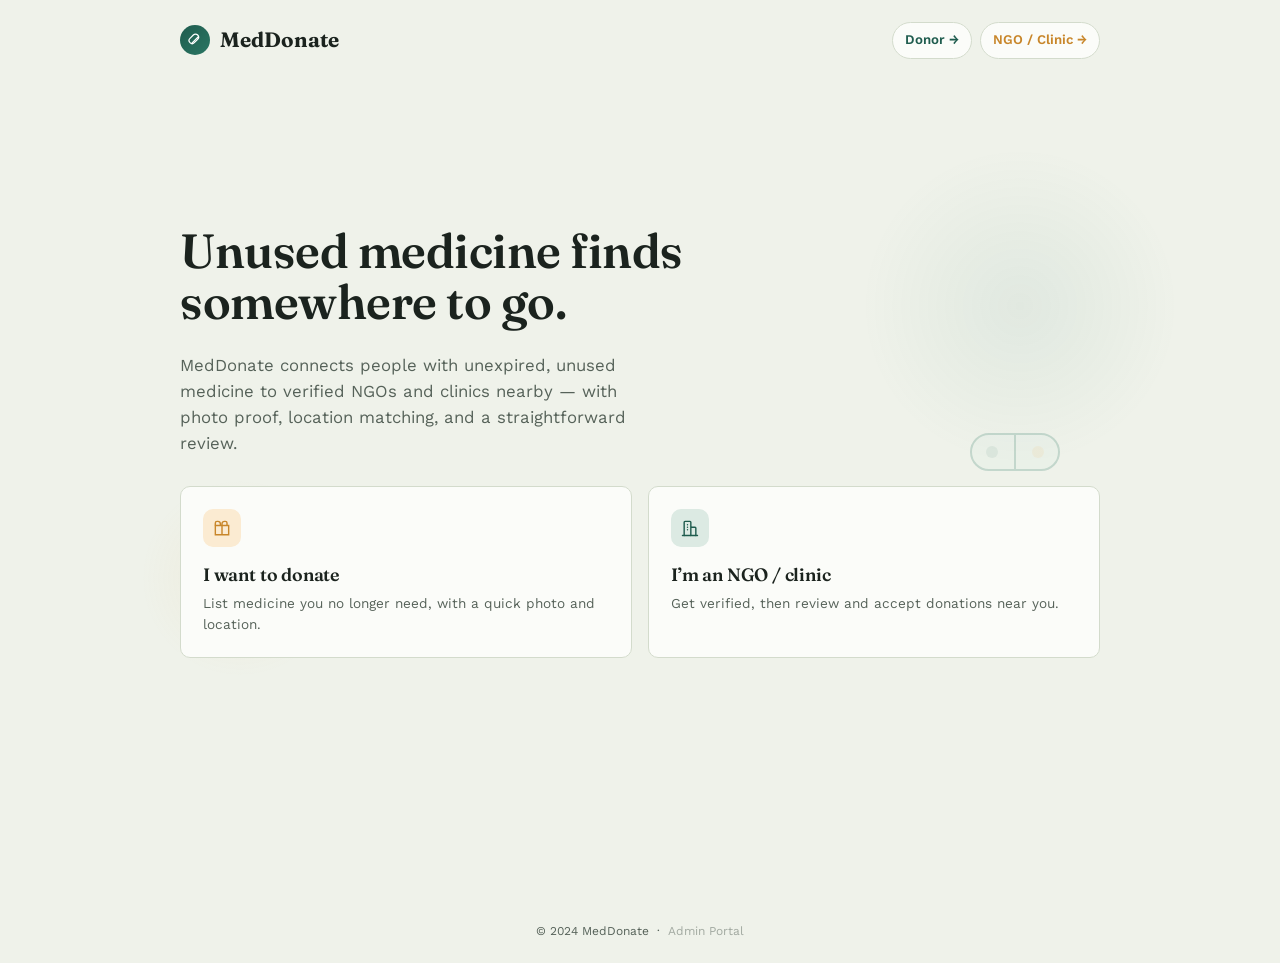
<file: index.html>
<!DOCTYPE html>
<html lang="en">

<head>
  <meta charset="UTF-8">
  <meta name="viewport" content="width=device-width, initial-scale=1, viewport-fit=cover">
  <title>MedDonate — Give medicine a second life</title>
  <link rel="preconnect" href="https://fonts.googleapis.com">
  <link rel="preconnect" href="https://fonts.gstatic.com" crossorigin>
  <link
    href="https://fonts.googleapis.com/css2?family=Fraunces:opsz,wght@9..144,500;9..144,600;9..144,680&family=Work+Sans:wght@400;500;600;700&display=swap"
    rel="stylesheet">
  <link rel="stylesheet" href="style.css">
  <link rel="stylesheet" href="animations.css">
</head>

<body>
  <div id="shell">
    <header class="top">
      <div class="brand">
        <span class="mark"><svg width="16" height="16" viewBox="0 0 24 24" fill="none">
            <path
              d="M7 17L17 7M9.5 4.5L4.5 9.5C2.7 11.3 2.7 14.2 4.5 16C6.3 17.8 9.2 17.8 11 16L16 11C17.8 9.2 17.8 6.3 16 4.5C14.2 2.7 11.3 2.7 9.5 4.5Z"
              stroke="white" stroke-width="1.8" stroke-linecap="round" />
          </svg></span>
        MedDonate
      </div>
      <div style="display:flex; align-items:center; gap:8px;">
        <a href="donor-dashboard.html" style="font-size:0.83rem; font-weight:600; color:var(--green-700); text-decoration:none; padding:7px 12px; background:var(--surface); border:1px solid var(--line); border-radius:var(--radius-pill); display:inline-flex; align-items:center; gap:5px;">
          Donor &rarr;
        </a>
        <a href="ngo-signup.html" style="font-size:0.83rem; font-weight:600; color:var(--gold-600); text-decoration:none; padding:7px 12px; background:var(--surface); border:1px solid var(--line); border-radius:var(--radius-pill); display:inline-flex; align-items:center; gap:5px;">
          NGO / Clinic &rarr;
        </a>
      </div>
    </header>
    <main>
      <section class="hero">

        <!-- Floating pill background decoration -->
        <svg class="pill-float" width="90" height="38" viewBox="0 0 90 38" fill="none" xmlns="http://www.w3.org/2000/svg" aria-hidden="true">
          <rect x="1" y="1" width="88" height="36" rx="18" fill="var(--green-100)" stroke="var(--green-600)" stroke-width="2"/>
          <line x1="45" y1="1" x2="45" y2="37" stroke="var(--green-600)" stroke-width="2"/>
          <circle cx="22" cy="19" r="6" fill="var(--green-600)" opacity="0.4"/>
          <circle cx="68" cy="19" r="6" fill="var(--gold-500)" opacity="0.4"/>
        </svg>

        <div>
          <h1>Unused medicine finds<br>somewhere to go.</h1>
          <p class="lede">MedDonate connects people with unexpired, unused medicine to verified NGOs and clinics nearby
            — with photo proof, location matching, and a straightforward review.</p>
        </div>
        <div class="choice-row">
          <a href="donor-signup.html" class="choice-card donor"
            aria-label="Continue as someone who wants to donate">
            <div class="icon">
              <svg width="20" height="20" viewBox="0 0 24 24" fill="none">
                <path d="M4 9h16v11H4V9z" stroke="#C8862A" stroke-width="1.7" />
                <path d="M12 9v11M4 9V6a2 2 0 012-2h1a3 3 0 013 3v2M12 9V7a3 3 0 013-3h1a2 2 0 012 2v3" stroke="#C8862A"
                  stroke-width="1.7" stroke-linejoin="round" />
              </svg>
            </div>
            <h3>I want to donate</h3>
            <p>List medicine you no longer need, with a quick photo and location.</p>
          </a>
          <a href="ngo-signup.html" class="choice-card ngo" aria-label="Continue as an NGO or clinic">
            <div class="icon">
              <svg width="20" height="20" viewBox="0 0 24 24" fill="none">
                <path
                  d="M5 21V5a1 1 0 011-1h6a1 1 0 011 1v16M13 21v-9a1 1 0 011-1h4a1 1 0 011 1v9M9 8h.01M9 11h.01M9 14h.01"
                  stroke="#1F5C4E" stroke-width="1.7" stroke-linecap="round" />
                <path d="M3 21h18" stroke="#1F5C4E" stroke-width="1.7" stroke-linecap="round" />
              </svg>
            </div>
            <h3>I&rsquo;m an NGO / clinic</h3>
            <p>Get verified, then review and accept donations near you.</p>
          </a>
        </div>
      </section>
    </main>
  </div>
  <footer style="text-align:center;padding:22px 16px;font-size:.75rem;color:var(--ink-soft,#566259);">
    &copy; 2024 MedDonate &nbsp;·&nbsp;
    <a href="admin-dashboard.html" style="color:inherit;text-decoration:none;opacity:.5;transition:opacity .18s;" onmouseover="this.style.opacity='.85'" onmouseout="this.style.opacity='.5'">Admin Portal</a>
  </footer>
  <script>
    try {
      if (localStorage.getItem('meddonate_user')) {
        var donorCard = document.querySelector('.choice-card.donor');
        if (donorCard) donorCard.href = 'donor-dashboard.html';
      }
      if (localStorage.getItem('meddonate_ngo')) {
        var ngoCard = document.querySelector('.choice-card.ngo');
        if (ngoCard) ngoCard.href = 'ngo-dashboard.html';
      }
    } catch(e){}
  </script>
  <script src="animations.js" defer></script>
</body>

</html>
</file>
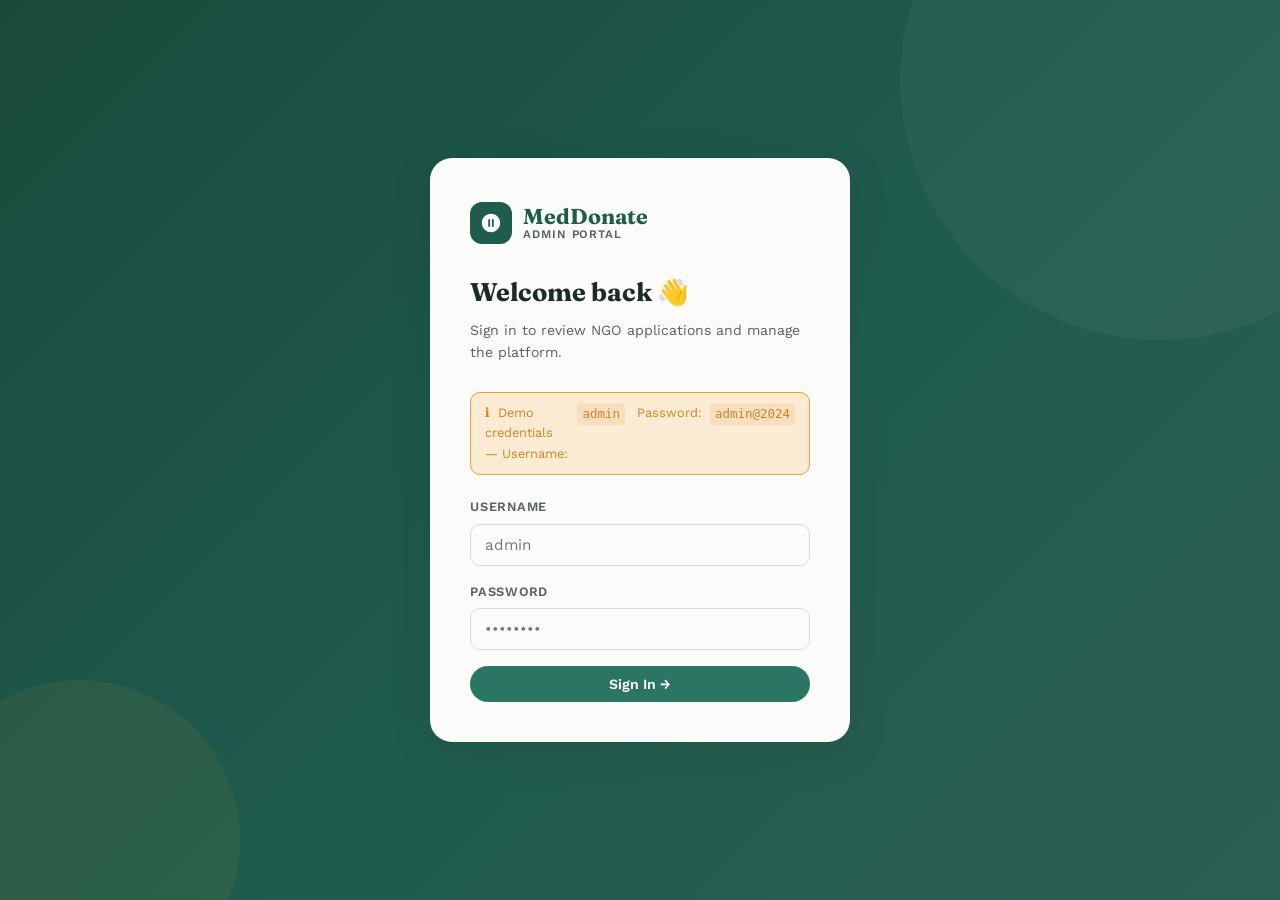
<file: admin-dashboard.html>
<!DOCTYPE html>
<html lang="en">
<head>
  <meta charset="UTF-8">
  <meta name="viewport" content="width=device-width, initial-scale=1.0">
  <title>Admin Panel — MedDonate</title>
  <link rel="preconnect" href="https://fonts.googleapis.com">
  <link rel="preconnect" href="https://fonts.gstatic.com" crossorigin>
  <link href="https://fonts.googleapis.com/css2?family=Fraunces:wght@400;600;700&family=Work+Sans:wght@400;500;600;700&display=swap" rel="stylesheet">
  <link rel="stylesheet" href="admin-dashboard.css">
  <link rel="stylesheet" href="animations.css">
</head>
<body>

<!-- ============================================================
     LOGIN SCREEN
============================================================ -->
<div id="admin-login">
  <div class="login-card">
    <div class="login-logo">
      <div class="mark">
        <svg viewBox="0 0 24 24"><path d="M12 2C6.48 2 2 6.48 2 12s4.48 10 10 10 10-4.48 10-10S17.52 2 12 2zm-1 14H9V8h2v8zm4 0h-2V8h2v8z"/><path d="M11 6h2v2h-2zM11 16h2v2h-2z" opacity=".4"/></svg>
      </div>
      <div class="brand-name">
        MedDonate
        <span>Admin Portal</span>
      </div>
    </div>

    <h1>Welcome back 👋</h1>
    <p class="login-sub">Sign in to review NGO applications and manage the platform.</p>

    <div class="login-demo-hint">
      ℹ️&nbsp; Demo credentials — Username: <code>admin</code> &nbsp;Password: <code>admin@2024</code>
    </div>

    <div class="login-err" id="login-err">Incorrect username or password. Please try again.</div>

    <div class="field-group">
      <label for="login-user">Username</label>
      <input type="text" id="login-user" placeholder="admin" autocomplete="username">
    </div>
    <div class="field-group">
      <label for="login-pass">Password</label>
      <input type="password" id="login-pass" placeholder="••••••••" autocomplete="current-password">
    </div>

    <button class="btn btn-primary btn-full" id="login-btn" onclick="doLogin()">
      Sign In →
    </button>
  </div>
</div>

<!-- ============================================================
     MAIN ADMIN APP
============================================================ -->
<div id="admin-app">

  <!-- HEADER -->
  <header class="admin-header">
    <a href="index.html" class="brand">
      <div class="mark">
        <svg viewBox="0 0 24 24"><path d="M12 2L2 7l10 5 10-5-10-5zM2 17l10 5 10-5M2 12l10 5 10-5"/></svg>
      </div>
      <div class="brand-text">
        MedDonate
        <span>Admin Panel</span>
      </div>
    </a>
    <span class="admin-badge">Admin</span>
    <div class="header-spacer"></div>
    <div class="header-actions">
      <button class="notif-btn" id="notif-btn" title="Notifications" onclick="showToast('No new notifications','gold')">
        <svg width="18" height="18" viewBox="0 0 24 24" fill="none" stroke="currentColor" stroke-width="2" stroke-linecap="round" stroke-linejoin="round">
          <path d="M18 8A6 6 0 0 0 6 8c0 7-3 9-3 9h18s-3-2-3-9"/><path d="M13.73 21a2 2 0 0 1-3.46 0"/>
        </svg>
        <span class="notif-dot" id="notif-dot"></span>
      </button>
      <div class="admin-avatar" id="admin-avatar">A</div>
      <span class="header-username">Administrator</span>
      <button class="logout-btn" onclick="doLogout()">
        <svg width="14" height="14" viewBox="0 0 24 24" fill="none" stroke="currentColor" stroke-width="2.2" stroke-linecap="round" stroke-linejoin="round">
          <path d="M9 21H5a2 2 0 0 1-2-2V5a2 2 0 0 1 2-2h4"/><polyline points="16 17 21 12 16 7"/><line x1="21" y1="12" x2="9" y2="12"/>
        </svg>
        Logout
      </button>
    </div>
  </header>

  <!-- BODY -->
  <div class="admin-body">
    <div class="admin-container">

      <!-- STATS ROW -->
      <div class="stats-row">
        <div class="stat-tile">
          <div class="stat-icon green">📋</div>
          <div class="stat-info">
            <div class="stat-val" id="st-total">0</div>
            <div class="stat-label">Total Applications</div>
          </div>
        </div>
        <div class="stat-tile">
          <div class="stat-icon gold">⏳</div>
          <div class="stat-info">
            <div class="stat-val" id="st-pending">0</div>
            <div class="stat-label">Pending Review</div>
          </div>
        </div>
        <div class="stat-tile">
          <div class="stat-icon green">✅</div>
          <div class="stat-info">
            <div class="stat-val" id="st-approved">0</div>
            <div class="stat-label">Approved</div>
          </div>
        </div>
        <div class="stat-tile">
          <div class="stat-icon red">❌</div>
          <div class="stat-info">
            <div class="stat-val" id="st-rejected">0</div>
            <div class="stat-label">Rejected</div>
          </div>
        </div>
      </div>

      <!-- TABS -->
      <div class="tab-bar">
        <button class="tab-btn active" data-tab="applications" onclick="switchTab('applications')">
          🏥 Applications <span class="tab-count" id="tab-count-apps">0</span>
        </button>
        <button class="tab-btn" data-tab="donors" onclick="switchTab('donors')">
          👤 Donors <span class="tab-count" id="tab-count-donors">0</span>
        </button>
        <button class="tab-btn" data-tab="activity" onclick="switchTab('activity')">
          📜 Activity Log
        </button>
      </div>

      <!-- === APPLICATIONS TAB === -->
      <div id="tab-applications">
        <div class="section-hd">
          <div>
            <h2>NGO / Clinic Applications</h2>
            <p>Review submitted applications and approve or reject them.</p>
          </div>
        </div>

        <!-- Filter + Search -->
        <div class="filter-row">
          <button class="filter-pill active" data-filter="all"      onclick="setFilter('all',this)">All</button>
          <button class="filter-pill"        data-filter="pending"  onclick="setFilter('pending',this)">⏳ Pending</button>
          <button class="filter-pill"        data-filter="approved" onclick="setFilter('approved',this)">✅ Approved</button>
          <button class="filter-pill"        data-filter="rejected" onclick="setFilter('rejected',this)">❌ Rejected</button>
          <div class="search-wrap">
            <svg width="15" height="15" viewBox="0 0 24 24" fill="none" stroke="currentColor" stroke-width="2" stroke-linecap="round" stroke-linejoin="round">
              <circle cx="11" cy="11" r="8"/><line x1="21" y1="21" x2="16.65" y2="16.65"/>
            </svg>
            <input type="text" id="app-search" placeholder="Search by name or reg. number…" oninput="renderApps()">
          </div>
        </div>

        <div class="app-grid" id="app-grid"></div>
      </div>

      <!-- === DONORS TAB === -->
      <div id="tab-donors" style="display:none">
        <div class="section-hd">
          <div>
            <h2>Registered Donors</h2>
            <p>All users who signed up as medicine donors.</p>
          </div>
        </div>
        <div class="donors-grid" id="donors-grid"></div>
      </div>

      <!-- === ACTIVITY LOG TAB === -->
      <div id="tab-activity" style="display:none">
        <div class="section-hd">
          <div><h2>Activity Log</h2><p>Recent admin actions and platform events.</p></div>
        </div>
        <div style="background:var(--surface);border:1.5px solid var(--line);border-radius:var(--radius-card);padding:8px 20px;box-shadow:var(--shadow-sm);">
          <div class="activity-list" id="activity-list"></div>
        </div>
      </div>

    </div>
  </div>
</div>

<!-- ============================================================
     DETAILS MODAL
============================================================ -->
<div class="modal-overlay" id="details-modal">
  <div class="modal-box" style="max-width:600px">
    <div class="modal-head">
      <h3 id="dm-title">Application Details</h3>
      <button class="modal-close" onclick="closeModal('details-modal')">✕</button>
    </div>
    <div class="modal-body" id="dm-body"></div>
    <div class="modal-footer" id="dm-footer"></div>
  </div>
</div>

<!-- ============================================================
     REJECT MODAL
============================================================ -->
<div class="modal-overlay" id="reject-modal">
  <div class="modal-box" style="max-width:460px">
    <div class="modal-head">
      <h3>Reject Application</h3>
      <button class="modal-close" onclick="closeModal('reject-modal')">✕</button>
    </div>
    <div class="modal-body">
      <p style="font-size:.87rem;color:var(--ink-soft);margin-bottom:16px;">
        Select a reason for rejection. This message will be visible to the applicant.
      </p>
      <div class="reject-reasons" id="reject-reasons">
        <label class="reason-option">
          <input type="radio" name="rr" value="Incomplete or missing documents (license, registration, premises photo)."> Incomplete / missing documents
        </label>
        <label class="reason-option">
          <input type="radio" name="rr" value="Registration number could not be verified with authorities."> Registration number unverifiable
        </label>
        <label class="reason-option">
          <input type="radio" name="rr" value="The organisation does not operate within a supported area or category."> Outside supported area / category
        </label>
        <label class="reason-option">
          <input type="radio" name="rr" value="Duplicate application detected. Another account is already registered with the same details."> Duplicate application
        </label>
        <label class="reason-option">
          <input type="radio" name="rr" value="custom"> Other (specify below)
        </label>
      </div>
      <textarea class="textarea-field" id="reject-custom" placeholder="Add any additional notes or a custom reason…"></textarea>
    </div>
    <div class="modal-footer">
      <button class="btn btn-secondary" onclick="closeModal('reject-modal')">Cancel</button>
      <button class="btn btn-danger" onclick="confirmReject()">Confirm Rejection</button>
    </div>
  </div>
</div>

<!-- TOAST -->
<div id="admin-toast"></div>

<!-- ============================================================
     SCRIPT
============================================================ -->
<script>
(function () {
  'use strict';

  /* ── AUTH ── */
  var ADMIN_USER = 'admin';
  var ADMIN_PASS = 'admin@2024';

  function doLogin() {
    var u = document.getElementById('login-user').value.trim();
    var p = document.getElementById('login-pass').value;
    var err = document.getElementById('login-err');
    if (u === ADMIN_USER && p === ADMIN_PASS) {
      sessionStorage.setItem('meddonate_admin', '1');
      err.classList.remove('show');
      launchApp();
    } else {
      err.classList.add('show');
      document.getElementById('login-pass').value = '';
    }
  }
  window.doLogin = doLogin;

  // Allow Enter key on login form
  document.getElementById('login-pass').addEventListener('keydown', function(e){
    if (e.key === 'Enter') doLogin();
  });
  document.getElementById('login-user').addEventListener('keydown', function(e){
    if (e.key === 'Enter') document.getElementById('login-pass').focus();
  });

  function doLogout() {
    sessionStorage.removeItem('meddonate_admin');
    document.getElementById('admin-app').classList.remove('visible');
    document.getElementById('admin-login').style.display = 'flex';
    showToast('Logged out successfully', 'gold');
  }
  window.doLogout = doLogout;

  function launchApp() {
    document.getElementById('admin-login').style.display = 'none';
    document.getElementById('admin-app').classList.add('visible');
    init();
  }

  // Auto-login if session exists
  if (sessionStorage.getItem('meddonate_admin') === '1') {
    launchApp();
  }

  /* ── DEMO DATA ── */
  var DEMO_APPS = [
    {
      id: 'demo_1',
      orgName: 'HealthCare Foundation',
      regNumber: 'NGO/MH/2024/1234',
      category: 'ngo',
      address: '45, Relief Road, Andheri West',
      city: 'Mumbai', state: 'Maharashtra', pin: '400053',
      contactName: 'Dr. Ravi Sharma',
      contactPhone: '9876501234',
      email: 'ravi@healthcarefound.org',
      phone: '+91 98765 01234',
      otpVerified: true,
      submittedAt: new Date(Date.now() - 2*24*60*60*1000).toISOString(),
      status: 'pending', reviewedAt: null, rejectReason: null
    },
    {
      id: 'demo_2',
      orgName: 'CureFirst Clinic',
      regNumber: 'CLIN/GJ/2023/9087',
      category: 'clinic',
      address: '12, Navrangpura, Near Gujarat Uni',
      city: 'Ahmedabad', state: 'Gujarat', pin: '380009',
      contactName: 'Dr. Neha Patel',
      contactPhone: '9898001122',
      email: 'curefirst@gmail.com',
      phone: '+91 98980 01122',
      otpVerified: true,
      submittedAt: new Date(Date.now() - 1*24*60*60*1000).toISOString(),
      status: 'pending', reviewedAt: null, rejectReason: null
    },
    {
      id: 'demo_3',
      orgName: 'RuralAid Medical Society',
      regNumber: 'NGO/RJ/2022/4421',
      category: 'ngo',
      address: 'Village Road, Near AIIMS, Jodhpur Bypass',
      city: 'Jodhpur', state: 'Rajasthan', pin: '342001',
      contactName: 'Suresh Meena',
      contactPhone: '9414221199',
      email: 'ruralaid@ngo.in',
      phone: '+91 94142 21199',
      otpVerified: true,
      submittedAt: new Date(Date.now() - 5*24*60*60*1000).toISOString(),
      status: 'approved',
      reviewedAt: new Date(Date.now() - 4*24*60*60*1000).toISOString(),
      rejectReason: null
    },
    {
      id: 'demo_4',
      orgName: 'MedRelief Trust',
      regNumber: 'NGO/UP/2024/7730',
      category: 'ngo',
      address: 'Sector 9, Gomti Nagar',
      city: 'Lucknow', state: 'Uttar Pradesh', pin: '226010',
      contactName: 'Anjali Singh',
      contactPhone: '9935771234',
      email: 'medrelief@up.org',
      phone: '+91 99357 71234',
      otpVerified: true,
      submittedAt: new Date(Date.now() - 7*24*60*60*1000).toISOString(),
      status: 'rejected',
      reviewedAt: new Date(Date.now() - 6*24*60*60*1000).toISOString(),
      rejectReason: 'Incomplete or missing documents (license, registration, premises photo).'
    },
    {
      id: 'demo_5',
      orgName: 'HopeHeal Hospital Trust',
      regNumber: 'HOSP/KA/2023/2210',
      category: 'hospital',
      address: '100 Ft Road, Indiranagar',
      city: 'Bengaluru', state: 'Karnataka', pin: '560038',
      contactName: 'Mr. Kiran Rao',
      contactPhone: '9844009900',
      email: 'hopeheal@hospital.in',
      phone: '+91 98440 09900',
      otpVerified: true,
      submittedAt: new Date(Date.now() - 3*60*60*1000).toISOString(),
      status: 'pending', reviewedAt: null, rejectReason: null
    },
    {
      id: 'demo_6',
      orgName: 'SevaBhav Charitable Clinic',
      regNumber: 'CLIN/DL/2024/0551',
      category: 'clinic',
      address: '22A, Lajpat Nagar Part II',
      city: 'New Delhi', state: 'Delhi', pin: '110024',
      contactName: 'Dr. Priya Batra',
      contactPhone: '9810001122',
      email: 'sevabhav@clinic.org',
      phone: '+91 98100 01122',
      otpVerified: true,
      submittedAt: new Date(Date.now() - 30*60*1000).toISOString(),
      status: 'pending', reviewedAt: null, rejectReason: null
    }
  ];

  var DEMO_DONORS = [
    { name: 'Arjun Mehta',    email: 'arjun@gmail.com',    city: 'Mumbai',    joined: '2024-09-10', donations: 4, active: true },
    { name: 'Priya Sharma',   email: 'priya@yahoo.com',    city: 'Delhi',     joined: '2024-09-22', donations: 2, active: true },
    { name: 'Rohit Verma',    email: 'rohit@email.com',    city: 'Pune',      joined: '2024-10-01', donations: 1, active: true },
    { name: 'Sana Khan',      email: 'sana@hotmail.com',   city: 'Hyderabad', joined: '2024-10-05', donations: 3, active: true },
    { name: 'Vikram Joshi',   email: 'vikram@live.com',    city: 'Bengaluru', joined: '2024-10-08', donations: 0, active: false },
    { name: 'Meera Nair',     email: 'meera@gmail.com',    city: 'Kochi',     joined: '2024-10-12', donations: 5, active: true },
    { name: 'Aditya Gupta',   email: 'aditya@gmail.com',   city: 'Jaipur',    joined: '2024-10-14', donations: 1, active: true },
    { name: 'Sneha Patel',    email: 'sneha@corp.in',      city: 'Ahmedabad', joined: '2024-10-15', donations: 2, active: true }
  ];

  /* ── STATE ── */
  var currentFilter = 'all';
  var currentTab    = 'applications';
  var rejectTargetId = null;

  /* ── DATA HELPERS ── */
  function getApps() {
    var stored = [];
    try { stored = JSON.parse(localStorage.getItem('meddonate_ngo_applications') || '[]'); } catch(e) {}
    // Merge demo apps (if no real apps with same id exist)
    var ids = stored.map(function(a){ return a.id; });
    DEMO_APPS.forEach(function(d){
      if (ids.indexOf(d.id) === -1) stored.push(d);
    });
    return stored;
  }

  function saveApps(apps) {
    // Only save the non-demo entries + any modified demo entries
    localStorage.setItem('meddonate_ngo_applications', JSON.stringify(apps));
  }

  function getDonors() {
    var stored = [];
    try { stored = JSON.parse(localStorage.getItem('meddonate_users') || '[]'); } catch(e) {}
    if (!stored.length) return DEMO_DONORS;
    return stored.map(function(u){
      return {
        name: (u.fullName || u.name || 'Donor'),
        email: u.email || '—',
        city: u.city || u.location || '—',
        joined: u.joinedAt ? u.joinedAt.slice(0,10) : '2024-10-01',
        donations: u.donationsCount || 0,
        active: true
      };
    });
  }

  /* ── INIT ── */
  function init() {
    renderStats();
    renderApps();
    renderDonors();
    renderActivity();
    updateTabCounts();
    // Stats counter animation
    animateStats();
    // Notification dot: show if pending apps > 0
    var apps = getApps();
    var pending = apps.filter(function(a){ return a.status === 'pending'; });
    document.getElementById('notif-dot').style.display = pending.length ? 'block' : 'none';
  }

  /* ── STATS ── */
  function renderStats() {
    var apps = getApps();
    var total    = apps.length;
    var pending  = apps.filter(function(a){ return a.status === 'pending'; }).length;
    var approved = apps.filter(function(a){ return a.status === 'approved'; }).length;
    var rejected = apps.filter(function(a){ return a.status === 'rejected'; }).length;
    document.getElementById('st-total').setAttribute('data-target', total);
    document.getElementById('st-pending').setAttribute('data-target', pending);
    document.getElementById('st-approved').setAttribute('data-target', approved);
    document.getElementById('st-rejected').setAttribute('data-target', rejected);
  }

  function animateStats() {
    ['st-total','st-pending','st-approved','st-rejected'].forEach(function(id, i){
      var el = document.getElementById(id);
      var target = parseInt(el.getAttribute('data-target') || '0', 10);
      setTimeout(function(){
        var start = 0;
        var step = function(){
          start += Math.ceil((target - start) / 6) || 1;
          if (start >= target) { el.textContent = target; return; }
          el.textContent = start;
          requestAnimationFrame(step);
        };
        requestAnimationFrame(step);
      }, 350 + i * 100);
    });
  }

  function updateTabCounts() {
    var apps = getApps();
    document.getElementById('tab-count-apps').textContent = apps.length;
    document.getElementById('tab-count-donors').textContent = getDonors().length;
  }

  /* ── TABS ── */
  function switchTab(tab) {
    currentTab = tab;
    ['applications','donors','activity'].forEach(function(t){
      document.getElementById('tab-' + t).style.display = (t === tab) ? '' : 'none';
    });
    document.querySelectorAll('.tab-btn').forEach(function(btn){
      btn.classList.toggle('active', btn.getAttribute('data-tab') === tab);
    });
  }
  window.switchTab = switchTab;

  /* ── FILTER ── */
  function setFilter(f, btn) {
    currentFilter = f;
    document.querySelectorAll('.filter-pill').forEach(function(p){ p.classList.remove('active'); });
    btn.classList.add('active');
    renderApps();
  }
  window.setFilter = setFilter;

  /* ── RENDER APPLICATIONS ── */
  function renderApps() {
    var apps   = getApps();
    var query  = (document.getElementById('app-search').value || '').toLowerCase().trim();

    var filtered = apps.filter(function(a){
      var matchFilter = (currentFilter === 'all') || (a.status === currentFilter);
      var matchSearch = !query ||
        a.orgName.toLowerCase().includes(query) ||
        a.regNumber.toLowerCase().includes(query) ||
        (a.city || '').toLowerCase().includes(query);
      return matchFilter && matchSearch;
    });

    var grid = document.getElementById('app-grid');

    if (!filtered.length) {
      grid.innerHTML = '<div class="empty-state" style="grid-column:1/-1">' +
        '<div class="empty-icon">📭</div>' +
        '<h3>No applications found</h3>' +
        '<p>Try changing the filter or search term.</p>' +
        '</div>';
      return;
    }

    grid.innerHTML = filtered.map(function(a){ return appCardHTML(a); }).join('');
  }
  window.renderApps = renderApps;

  function catBadge(cat) {
    var map = { ngo:'badge-ngo', clinic:'badge-clinic', hospital:'badge-hospital' };
    var cls = map[cat] || 'badge-ngo';
    var label = cat ? (cat.charAt(0).toUpperCase() + cat.slice(1)) : 'NGO';
    return '<span class="badge ' + cls + '">' + label + '</span>';
  }

  function statusBadge(status) {
    var map = { pending:'badge-pending', approved:'badge-approved', rejected:'badge-rejected' };
    var icons = { pending:'⏳', approved:'✅', rejected:'❌' };
    var label = status.charAt(0).toUpperCase() + status.slice(1);
    return '<span class="badge ' + (map[status]||'badge-pending') + '">' + (icons[status]||'') + ' ' + label + '</span>';
  }

  function fmtDate(iso) {
    if (!iso) return '—';
    var d = new Date(iso);
    return d.toLocaleDateString('en-IN', { day:'numeric', month:'short', year:'numeric' });
  }

  function timeAgo(iso) {
    if (!iso) return '';
    var diff = Math.floor((Date.now() - new Date(iso)) / 1000);
    if (diff < 60)   return diff + 's ago';
    if (diff < 3600) return Math.floor(diff/60) + 'm ago';
    if (diff < 86400) return Math.floor(diff/3600) + 'h ago';
    return Math.floor(diff/86400) + 'd ago';
  }

  function appCardHTML(a) {
    var catIcons = { ngo:'🏥', clinic:'🩺', hospital:'🏨' };
    var icon = catIcons[a.category] || '🏥';
    var rejectBlock = a.status === 'rejected' && a.rejectReason
      ? '<div class="card-reject-reason">❗ <span><strong>Reason:</strong> ' + escHtml(a.rejectReason) + '</span></div>'
      : '';
    var actionBtns = '';
    if (a.status === 'pending') {
      actionBtns =
        '<button class="btn btn-primary btn-sm" onclick="approveApp(\'' + a.id + '\')">✓ Approve</button>' +
        '<button class="btn btn-danger  btn-sm" onclick="openReject(\'' + a.id + '\')">✗ Reject</button>';
    } else if (a.status === 'rejected') {
      actionBtns = '<button class="btn btn-ghost btn-sm" onclick="approveApp(\'' + a.id + '\')">↩ Re-approve</button>';
    }
    return '<div class="app-card status-' + a.status + '" id="card-' + a.id + '">' +
      '<div class="card-top">' +
        '<div class="card-icon">' + icon + '</div>' +
        '<div class="card-title-wrap">' +
          '<div class="card-title">' + escHtml(a.orgName) + '</div>' +
          '<div class="card-reg">Reg: ' + escHtml(a.regNumber) + '</div>' +
        '</div>' +
        statusBadge(a.status) +
      '</div>' +
      '<div class="card-meta">' +
        '<div class="meta-row">' +
          svgIcon('map-pin') +
          escHtml(a.address) + ', ' + escHtml(a.city) + ', ' + escHtml(a.state) +
        '</div>' +
        '<div class="meta-row">' +
          svgIcon('user') +
          '<strong>Contact:</strong>&nbsp;' + escHtml(a.contactName) + ' · ' + escHtml(a.contactPhone) +
        '</div>' +
        '<div class="meta-row">' +
          svgIcon('mail') +
          escHtml(a.email) +
        '</div>' +
        '<div class="meta-row">' +
          svgIcon('clock') +
          'Submitted ' + timeAgo(a.submittedAt) + ' · ' + fmtDate(a.submittedAt) +
        '</div>' +
      '</div>' +
      rejectBlock +
      '<div class="card-footer">' +
        '<span style="display:flex;gap:6px;align-items:center;">' + catBadge(a.category) +
        (a.otpVerified ? '<span class="badge badge-approved" style="font-size:.68rem">🔒 OTP Verified</span>' : '') +
        '</span>' +
        '<button class="btn btn-secondary btn-sm" onclick="openDetails(\'' + a.id + '\')">📋 View Details</button>' +
        actionBtns +
      '</div>' +
    '</div>';
  }

  /* ── APPROVE ── */
  function approveApp(id) {
    var apps = getApps();
    var idx  = apps.findIndex(function(a){ return a.id === id; });
    if (idx === -1) return;
    apps[idx].status     = 'approved';
    apps[idx].reviewedAt = new Date().toISOString();
    apps[idx].rejectReason = null;
    saveApps(apps);

    // Update meddonate_ngo if it matches
    try {
      var ngo = JSON.parse(localStorage.getItem('meddonate_ngo') || 'null');
      if (ngo && (ngo.orgName === apps[idx].orgName || ngo.regNumber === apps[idx].regNumber)) {
        ngo.status = 'approved';
        localStorage.setItem('meddonate_ngo', JSON.stringify(ngo));
      }
    } catch(e) {}

    addActivity('Approved application from ' + apps[idx].orgName, 'green');
    showToast('✅ ' + apps[idx].orgName + ' approved!', 'green');
    renderStats(); renderApps(); updateTabCounts();
    // Confetti
    var card = document.getElementById('card-' + id);
    if (card && window.mdFireConfetti) {
      var r = card.getBoundingClientRect();
      window.mdFireConfetti(r.left + r.width/2, r.top + r.height/2);
    }
    // Re-animate stats
    setTimeout(animateStats, 100);
  }
  window.approveApp = approveApp;

  /* ── REJECT ── */
  function openReject(id) {
    rejectTargetId = id;
    document.querySelectorAll('.reject-reasons input').forEach(function(r){ r.checked = false; });
    document.getElementById('reject-custom').value = '';
    openModal('reject-modal');
  }
  window.openReject = openReject;

  function confirmReject() {
    var checked = document.querySelector('.reject-reasons input:checked');
    var custom  = document.getElementById('reject-custom').value.trim();
    var reason  = '';
    if (checked && checked.value !== 'custom') {
      reason = checked.value;
      if (custom) reason += ' Note: ' + custom;
    } else {
      reason = custom || 'Application rejected by admin.';
    }
    if (!reason) { showToast('Please select or enter a rejection reason', 'gold'); return; }

    var apps = getApps();
    var idx  = apps.findIndex(function(a){ return a.id === rejectTargetId; });
    if (idx === -1) return;
    apps[idx].status      = 'rejected';
    apps[idx].rejectReason = reason;
    apps[idx].reviewedAt  = new Date().toISOString();
    saveApps(apps);

    addActivity('Rejected application from ' + apps[idx].orgName + ' — ' + reason.slice(0,50), 'red');
    closeModal('reject-modal');
    showToast('❌ ' + apps[idx].orgName + ' rejected.', 'red');
    renderStats(); renderApps(); updateTabCounts();
    setTimeout(animateStats, 100);
    rejectTargetId = null;
  }
  window.confirmReject = confirmReject;

  /* ── DETAILS MODAL ── */
  function openDetails(id) {
    var apps = getApps();
    var a    = apps.find(function(x){ return x.id === id; });
    if (!a) return;
    document.getElementById('dm-title').textContent = a.orgName + ' — Full Details';
    document.getElementById('dm-body').innerHTML =
      '<div class="modal-section">' +
        '<div class="modal-section-title">Organisation Info</div>' +
        '<div class="detail-grid">' +
          detailItem('Organisation Name', a.orgName) +
          detailItem('Category', (a.category||'').charAt(0).toUpperCase() + (a.category||'').slice(1)) +
          detailItem('Reg / License No.', a.regNumber, true) +
          detailItem('Status', a.status.charAt(0).toUpperCase() + a.status.slice(1)) +
        '</div>' +
      '</div>' +
      '<div class="modal-section">' +
        '<div class="modal-section-title">Address</div>' +
        '<div class="detail-grid">' +
          detailItem('Address', a.address) +
          detailItem('City', a.city) +
          detailItem('State', a.state) +
          detailItem('PIN Code', a.pin) +
        '</div>' +
      '</div>' +
      '<div class="modal-section">' +
        '<div class="modal-section-title">Contact Person</div>' +
        '<div class="detail-grid">' +
          detailItem('Name', a.contactName) +
          detailItem('Phone', a.contactPhone) +
          detailItem('Email', a.email) +
          detailItem('OTP Verified', a.otpVerified ? 'Yes ✅' : 'No ❌') +
        '</div>' +
      '</div>' +
      '<div class="modal-section">' +
        '<div class="modal-section-title">Submitted Documents</div>' +
        '<div style="display:grid;grid-template-columns:1fr 1fr;gap:10px">' +
          '<div class="doc-thumb">' +
            '<svg width="28" height="28" viewBox="0 0 24 24" fill="none" stroke="currentColor" stroke-width="1.5"><rect x="3" y="3" width="18" height="18" rx="2"/><circle cx="8.5" cy="8.5" r="1.5"/><polyline points="21 15 16 10 5 21"/></svg>' +
            '<span>Premises Photo</span>' +
            '<small>Uploaded during signup</small>' +
          '</div>' +
          '<div class="doc-thumb">' +
            '<svg width="28" height="28" viewBox="0 0 24 24" fill="none" stroke="currentColor" stroke-width="1.5"><path d="M14 2H6a2 2 0 0 0-2 2v16a2 2 0 0 0 2 2h12a2 2 0 0 0 2-2V8z"/><polyline points="14 2 14 8 20 8"/><line x1="16" y1="13" x2="8" y2="13"/><line x1="16" y1="17" x2="8" y2="17"/></svg>' +
            '<span>License Document</span>' +
            '<small>Uploaded during signup</small>' +
          '</div>' +
        '</div>' +
      '</div>' +
      (a.rejectReason
        ? '<div class="card-reject-reason" style="margin-top:4px">❗ <span><strong>Rejection reason:</strong> ' + escHtml(a.rejectReason) + '</span></div>'
        : '') +
      '<div class="modal-section">' +
        '<div class="modal-section-title">Timeline</div>' +
        '<div class="activity-list">' +
          timelineItem('gold',  'Application submitted', fmtDate(a.submittedAt)) +
          (a.reviewedAt && a.status === 'approved' ? timelineItem('green', 'Application approved by admin', fmtDate(a.reviewedAt)) : '') +
          (a.reviewedAt && a.status === 'rejected' ? timelineItem('red',   'Application rejected by admin', fmtDate(a.reviewedAt)) : '') +
        '</div>' +
      '</div>';

    document.getElementById('dm-footer').innerHTML = a.status === 'pending'
      ? '<button class="btn btn-secondary" onclick="closeModal(\'details-modal\')">Close</button>' +
        '<button class="btn btn-danger"    onclick="closeModal(\'details-modal\');openReject(\'' + a.id + '\')">✗ Reject</button>' +
        '<button class="btn btn-primary"   onclick="closeModal(\'details-modal\');approveApp(\'' + a.id + '\')">✓ Approve</button>'
      : '<button class="btn btn-secondary" onclick="closeModal(\'details-modal\')">Close</button>';

    openModal('details-modal');
  }
  window.openDetails = openDetails;

  function detailItem(label, val, mono) {
    return '<div class="detail-item">' +
      '<div class="detail-label">' + label + '</div>' +
      '<div class="detail-value' + (mono ? ' mono' : '') + '">' + escHtml(val || '—') + '</div>' +
    '</div>';
  }

  function timelineItem(color, text, date) {
    return '<div class="activity-item">' +
      '<div class="activity-dot ' + color + '"></div>' +
      '<div class="activity-content">' +
        '<div class="activity-title">' + text + '</div>' +
        '<div class="activity-time">' + date + '</div>' +
      '</div>' +
    '</div>';
  }

  /* ── DONORS TAB ── */
  function renderDonors() {
    var donors = getDonors();
    var grid   = document.getElementById('donors-grid');
    if (!donors.length) {
      grid.innerHTML = '<div class="empty-state"><div class="empty-icon">👤</div><h3>No donors yet</h3><p>Donors will appear here after they sign up.</p></div>';
      return;
    }
    grid.innerHTML = donors.map(function(d){
      var init = d.name.split(' ').map(function(w){ return w[0]; }).join('').toUpperCase().slice(0,2);
      var badgeCls = d.active ? 'badge-active' : 'badge-inactive';
      var badgeLbl = d.active ? 'Active' : 'Inactive';
      return '<div class="donor-card">' +
        '<div class="donor-avatar">' + init + '</div>' +
        '<div class="donor-info">' +
          '<div class="donor-name">' + escHtml(d.name) + '</div>' +
          '<div class="donor-sub">📍 ' + escHtml(d.city) + ' · 💊 ' + d.donations + ' donation' + (d.donations !== 1 ? 's' : '') + '</div>' +
          '<div class="donor-sub" style="margin-top:2px">Joined ' + d.joined + '</div>' +
        '</div>' +
        '<span class="badge ' + badgeCls + '">' + badgeLbl + '</span>' +
      '</div>';
    }).join('');
  }

  /* ── ACTIVITY LOG ── */
  var activityLog = [];

  function addActivity(text, color) {
    activityLog.unshift({ text: text, color: color, time: new Date().toISOString() });
    if (activityLog.length > 50) activityLog.pop();
    renderActivity();
  }

  function renderActivity() {
    var defaultLog = [
      { color: 'green', text: 'Admin portal accessed', time: new Date().toISOString() },
      { color: 'gold',  text: 'System: 4 pending applications awaiting review', time: new Date(Date.now()-600000).toISOString() },
      { color: 'blue',  text: 'RuralAid Medical Society was approved', time: new Date(Date.now()-4*24*60*60*1000).toISOString() },
      { color: 'red',   text: 'MedRelief Trust was rejected — incomplete documents', time: new Date(Date.now()-6*24*60*60*1000).toISOString() }
    ];
    var log = activityLog.length ? activityLog : defaultLog;
    var list = document.getElementById('activity-list');
    list.innerHTML = log.map(function(item){
      return '<div class="activity-item">' +
        '<div class="activity-dot ' + item.color + '"></div>' +
        '<div class="activity-content">' +
          '<div class="activity-title">' + escHtml(item.text) + '</div>' +
          '<div class="activity-time">' + timeAgo(item.time) + ' · ' + fmtDate(item.time) + '</div>' +
        '</div>' +
      '</div>';
    }).join('');
  }

  /* ── MODALS ── */
  function openModal(id) {
    document.getElementById(id).classList.add('open');
    document.body.style.overflow = 'hidden';
  }
  function closeModal(id) {
    document.getElementById(id).classList.remove('open');
    document.body.style.overflow = '';
  }
  window.openModal  = openModal;
  window.closeModal = closeModal;

  document.querySelectorAll('.modal-overlay').forEach(function(el){
    el.addEventListener('click', function(e){
      if (e.target === el) closeModal(el.id);
    });
  });

  /* ── TOAST ── */
  var toastTimer;
  function showToast(msg, type) {
    var t = document.getElementById('admin-toast');
    t.textContent = msg;
    t.className = 'show ' + (type === 'green' ? 'green-toast' : type === 'red' ? 'red-toast' : 'gold-toast');
    clearTimeout(toastTimer);
    toastTimer = setTimeout(function(){ t.className = ''; }, 3200);
  }
  window.showToast = showToast;

  /* ── UTILS ── */
  function escHtml(str) {
    return (str || '').replace(/&/g,'&amp;').replace(/</g,'&lt;').replace(/>/g,'&gt;').replace(/"/g,'&quot;');
  }

  function svgIcon(name) {
    var icons = {
      'map-pin': '<svg width="13" height="13" viewBox="0 0 24 24" fill="none" stroke="currentColor" stroke-width="2" stroke-linecap="round" stroke-linejoin="round"><path d="M21 10c0 7-9 13-9 13s-9-6-9-13a9 9 0 0 1 18 0z"/><circle cx="12" cy="10" r="3"/></svg>',
      'user':    '<svg width="13" height="13" viewBox="0 0 24 24" fill="none" stroke="currentColor" stroke-width="2" stroke-linecap="round" stroke-linejoin="round"><path d="M20 21v-2a4 4 0 0 0-4-4H8a4 4 0 0 0-4 4v2"/><circle cx="12" cy="7" r="4"/></svg>',
      'mail':    '<svg width="13" height="13" viewBox="0 0 24 24" fill="none" stroke="currentColor" stroke-width="2" stroke-linecap="round" stroke-linejoin="round"><path d="M4 4h16c1.1 0 2 .9 2 2v12c0 1.1-.9 2-2 2H4c-1.1 0-2-.9-2-2V6c0-1.1.9-2 2-2z"/><polyline points="22,6 12,13 2,6"/></svg>',
      'clock':   '<svg width="13" height="13" viewBox="0 0 24 24" fill="none" stroke="currentColor" stroke-width="2" stroke-linecap="round" stroke-linejoin="round"><circle cx="12" cy="12" r="10"/><polyline points="12 6 12 12 16 14"/></svg>'
    };
    return icons[name] || '';
  }

})();
</script>

<script src="animations.js" defer></script>
</body>
</html>
</file>
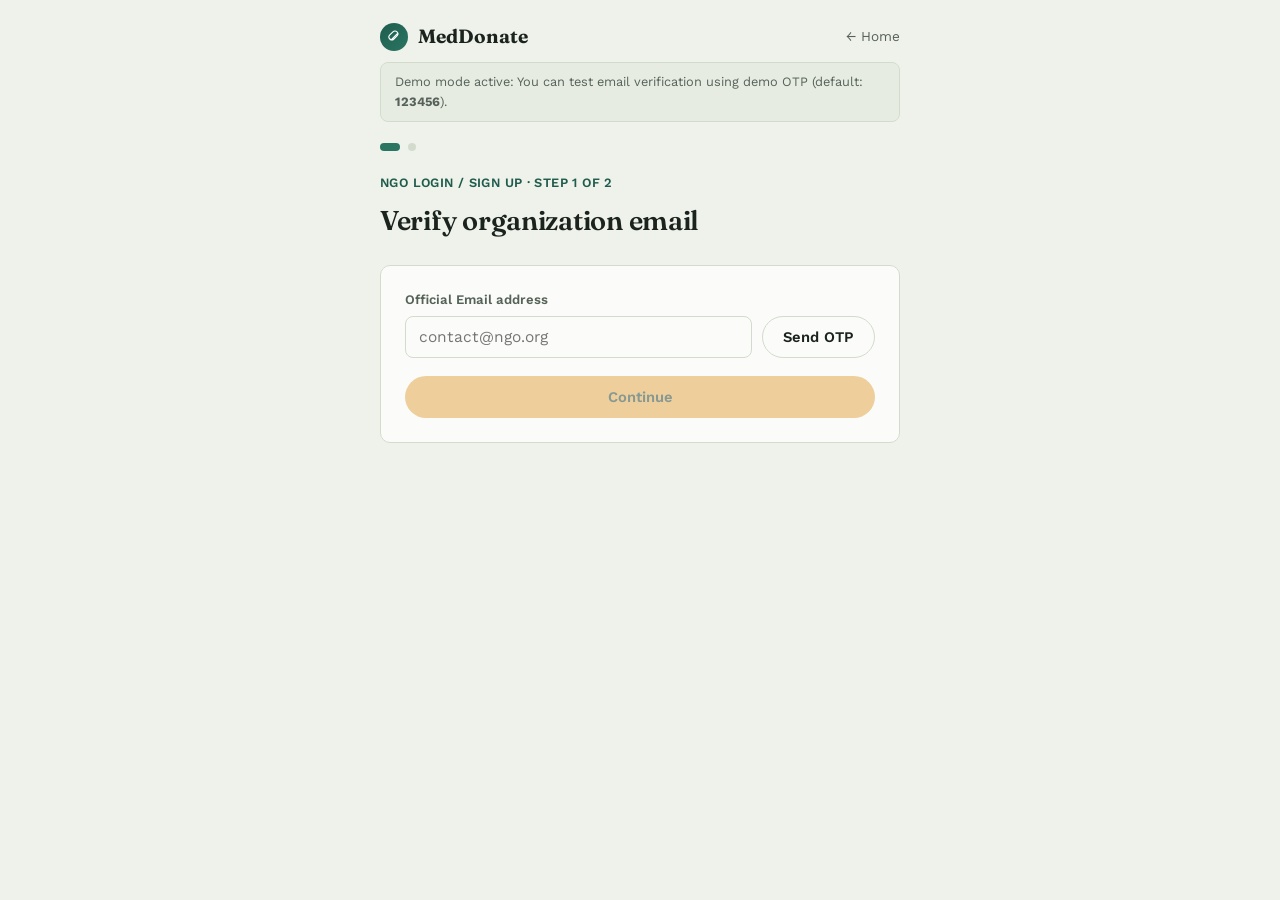
<file: ngo-login.html>
<!DOCTYPE html>
<html lang="en">
<head>
<meta charset="UTF-8">
<meta name="viewport" content="width=device-width, initial-scale=1, viewport-fit=cover">
<title>MedDonate — NGO Login</title>
<link rel="preconnect" href="https://fonts.googleapis.com">
<link rel="preconnect" href="https://fonts.gstatic.com" crossorigin>
<link href="https://fonts.googleapis.com/css2?family=Fraunces:opsz,wght@9..144,500;9..144,600;9..144,680&family=Work+Sans:wght@400;500;600;700&display=swap" rel="stylesheet">
<link rel="stylesheet" href="donor-signup.css">
  <link rel="stylesheet" href="animations.css">
</head>
<body>
<div id="shell">
  <header class="top">
    <div class="brand">
      <span class="mark"><svg width="15" height="15" viewBox="0 0 24 24" fill="none"><path d="M7 17L17 7M9.5 4.5L4.5 9.5C2.7 11.3 2.7 14.2 4.5 16C6.3 17.8 9.2 17.8 11 16L16 11C17.8 9.2 17.8 6.3 16 4.5C14.2 2.7 11.3 2.7 9.5 4.5Z" stroke="white" stroke-width="1.8" stroke-linecap="round"/></svg></span>
      MedDonate
    </div>
    <a href="index.html" class="back-link">&larr; Home</a>
  </header>
  <main id="app"></main>
</div>
<div id="toast"></div>

<script>
(function(){
  var state = {
    step: 1, // 1 = login/otp, 2 = details (if new), 3 = done
    email: '', emailSent: false, emailVerified: false, demoEmailOtp: '123456',
    profile: { ngoName:'', regNo:'', phone:'', city:'', address:'' }
  };

  // If already logged in, redirect to dashboard
  try {
    if (localStorage.getItem('meddonate_ngo')) {
      window.location.href = 'ngo-dashboard.html';
      return;
    }
  } catch(e){}

  function toast(msg){
    var t = document.getElementById('toast');
    t.textContent = msg;
    t.classList.add('show');
    clearTimeout(t._h);
    t._h = setTimeout(function(){ t.classList.remove('show'); }, 2300);
  }

  function iconCheck(){ return '<svg width="12" height="12" viewBox="0 0 24 24" fill="none"><path d="M5 13l4 4L19 7" stroke="currentColor" stroke-width="2.4" stroke-linecap="round" stroke-linejoin="round"/></svg>'; }
  function iconGift(){ return '<svg width="26" height="26" viewBox="0 0 24 24" fill="none"><path d="M5 21V5a1 1 0 011-1h6a1 1 0 011 1v16M13 21v-9a1 1 0 011-1h4a1 1 0 011 1v9M9 8h.01M9 11h.01M9 14h.01" stroke="#1F5C4E" stroke-width="1.7" stroke-linecap="round"/><path d="M3 21h18" stroke="#1F5C4E" stroke-width="1.7" stroke-linecap="round"/></svg>'; }

  function stepTrack(step, total){
    var dots = '';
    for (var i=1;i<=total;i++){
      var cls = i === step ? 'active' : (i < step ? 'done' : '');
      dots += '<span class="step-dot ' + cls + '"></span>';
    }
    return '<div class="step-track">' + dots + '</div>';
  }

  function pageHead(eyebrow, title){
    return '<div class="page-head"><p class="eyebrow">' + eyebrow + '</p><h1>' + title + '</h1></div>';
  }

  function verifyStepView(){
    return '' +
    '<div class="notice-strip">Demo mode active: You can test email verification using demo OTP (default: <strong>123456</strong>).</div>' +
    stepTrack(1,2) +
    pageHead('NGO Login / Sign up &middot; Step 1 of 2', 'Verify organization email') +
    '<div class="card stack">' +
      '<div>' +
        '<label for="emailInput">Official Email address</label>' +
        '<div class="verify-row">' +
          '<div class="field">' +
            '<input type="email" id="emailInput" placeholder="contact@ngo.org" value="' + esc(state.email) + '" ' + (state.emailVerified ? 'disabled' : '') + '>' +
          '</div>' +
          (state.emailVerified
            ? '<span class="badge">' + iconCheck() + ' Verified</span>'
            : '<button class="btn btn-ghost" data-action="send-email-otp">' + (state.emailSent ? 'Resend' : 'Send OTP') + '</button>'
          ) +
        '</div>' +
        (!state.emailVerified && state.emailSent ?
          '<div class="field" style="margin-top:12px;">' +
            '<label for="emailOtp">Enter OTP <span style="font-weight:400; color:var(--green-700);">(Demo OTP: <strong>' + state.demoEmailOtp + '</strong>)</span></label>' +
            '<div class="verify-row">' +
              '<div class="field" style="margin-bottom:0;"><input type="text" id="emailOtp" inputmode="numeric" maxlength="6" placeholder="Enter ' + state.demoEmailOtp + '"></div>' +
              '<button class="btn btn-primary" data-action="verify-email-otp">Verify</button>' +
            '</div>' +
            '<p class="hint">Enter <strong>' + state.demoEmailOtp + '</strong> or <strong>123456</strong> to verify.</p>' +
          '</div>'
        : '') +
      '</div>' +
      '<button class="btn btn-gold btn-block" data-action="goto-profile" ' + (state.emailVerified ? '' : 'disabled') + '>Continue</button>' +
    '</div>';
  }

  function profileStepView(){
    var p = state.profile;
    return '' +
    stepTrack(2,2) +
    pageHead('NGO Details &middot; Step 2 of 2', 'Organization Information') +
    '<form class="card" data-form="profile">' +
      '<div class="field"><label for="ngoName">Organization Name *</label><input type="text" id="ngoName" required value="' + esc(p.ngoName) + '"></div>' +
      '<div class="two-col">' +
        '<div class="field"><label for="regNo">Registration/License No. *</label><input type="text" id="regNo" required value="' + esc(p.regNo) + '"></div>' +
        '<div class="field"><label for="phone">Contact Phone *</label><input type="tel" id="phone" maxlength="10" required value="' + esc(p.phone) + '"></div>' +
      '</div>' +
      '<div class="two-col">' +
        '<div class="field"><label for="city">City *</label><input type="text" id="city" required value="' + esc(p.city) + '"></div>' +
        '<div class="field"><label for="address">Full Address *</label><input type="text" id="address" required value="' + esc(p.address) + '"></div>' +
      '</div>' +
      '<p class="hint">Your details are verified to ensure safe donations.</p>' +
      '<button class="btn btn-primary btn-block" type="submit" style="margin-top:6px;">Complete Registration</button>' +
    '</form>';
  }

  function doneStepView(){
    var p = state.profile;
    return '' +
    '<div class="card success-card">' +
      '<div class="icon-circle">' + iconGift() + '</div>' +
      '<h1 style="font-size:1.5rem;">Welcome, ' + esc(p.ngoName || 'Partner') + '</h1>' +
      '<p>Your NGO account has been created successfully. You can now access your dashboard to view and accept donations in your area.</p>' +
      '<div style="display:flex; justify-content:center; gap:10px; margin-top:16px; flex-wrap:wrap;">' +
        '<a href="ngo-dashboard.html" class="btn btn-primary">Go to NGO Dashboard &rarr;</a>' +
        '<a href="index.html" class="btn btn-ghost">Back to home</a>' +
      '</div>' +
    '</div>';
  }

  function esc(s){
    return String(s == null ? '' : s).replace(/[&<>"']/g, function(c){
      return {'&':'&amp;','<':'&lt;','>':'&gt;','"':'&quot;',"'":'&#39;'}[c];
    });
  }

  function render(){
    var app = document.getElementById('app');
    if (state.step === 1) app.innerHTML = verifyStepView();
    else if (state.step === 2) app.innerHTML = profileStepView();
    else app.innerHTML = doneStepView();
  }

  document.getElementById('shell').addEventListener('input', function(e){
    if (e.target.id === 'phone') {
      e.target.value = e.target.value.replace(/\D/g, '').slice(0, 10);
    }
    if (e.target.id === 'emailOtp') {
      e.target.value = e.target.value.replace(/\D/g, '').slice(0, 6);
    }
  });

  document.getElementById('shell').addEventListener('click', function(e){
    var t = e.target.closest('[data-action]');
    if (!t) return;
    var action = t.getAttribute('data-action');

    if (action === 'send-email-otp') {
      var v = document.getElementById('emailInput').value.trim();
      if (!v || v.indexOf('@') === -1) { toast('Enter a valid email first'); return; }
      var demoEmailCode = Math.floor(100000 + Math.random() * 900000).toString();
      state.demoEmailOtp = demoEmailCode;
      state.email = v;
      state.emailSent = true;
      render();
      toast('Demo OTP sent: ' + demoEmailCode);
      return;
    }

    if (action === 'verify-email-otp') {
      var code = document.getElementById('emailOtp').value.trim();
      if (!code) { toast('Enter the OTP'); return; }
      if (code === state.demoEmailOtp || code === '123456') {
        state.emailVerified = true;
        render();
        toast('Email verified successfully!');
      } else {
        toast('Incorrect OTP — enter ' + state.demoEmailOtp + ' or 123456');
      }
      return;
    }

    if (action === 'goto-profile') {
      state.step = 2;
      render();
      window.scrollTo({top:0, behavior:'smooth'});
      return;
    }
  });

  document.getElementById('shell').addEventListener('submit', function(e){
    var form = e.target.closest('[data-form="profile"]');
    if (!form) return;
    e.preventDefault();

    state.profile.ngoName = document.getElementById('ngoName').value.trim();
    state.profile.regNo = document.getElementById('regNo').value.trim();
    state.profile.phone = document.getElementById('phone').value.trim();
    state.profile.city = document.getElementById('city').value.trim();
    state.profile.address = document.getElementById('address').value.trim();

    try {
      localStorage.setItem('meddonate_ngo', JSON.stringify({
        ngoName: state.profile.ngoName,
        regNo: state.profile.regNo,
        phone: state.profile.phone,
        city: state.profile.city,
        address: state.profile.address,
        email: state.email
      }));
    } catch(err){}

    state.step = 3;
    render();
    window.scrollTo({top:0, behavior:'smooth'});
  });

  render();
})();
</script>
  <script src="animations.js" defer></script>
</body>
</html>
</file>
<file: style.css>
:root {
  --bg: #EFF2EA;
  --surface: #FBFCF9;
  --surface-2: #E7ECE2;
  --ink: #1B231E;
  --ink-soft: #566259;
  --line: #D3DBCC;
  --green-900: #16382F;
  --green-700: #1F5C4E;
  --green-600: #2A7663;
  --green-100: #DCEAE3;
  --gold-500: #E3A23F;
  --gold-600: #C8862A;
  --gold-100: #FBEBD2;
  --radius-card: 10px;
  --radius-pill: 999px;
  --font-display: 'Fraunces', Georgia, 'Times New Roman', serif;
  --font-body: 'Work Sans', -apple-system, BlinkMacSystemFont, 'Segoe UI', sans-serif;
  box-sizing: border-box;
  padding-top: env(safe-area-inset-top, 0px);
  padding-bottom: env(safe-area-inset-bottom, 0px);
}

@media (prefers-color-scheme: dark) {
  :root:not([data-theme="light"]) {
    --bg: #101B16;
    --surface: #16241D;
    --surface-2: #1D2F26;
    --ink: #E9EEE8;
    --ink-soft: #9BAA9F;
    --line: #2A3B31;
    --green-900: #0E251F;
    --green-700: #2A7663;
    --green-600: #4E9A82;
    --green-100: #1E3730;
    --gold-500: #E3A23F;
    --gold-600: #F0B85C;
    --gold-100: #3A2E17;
  }
}

:root[data-theme="dark"] {
  --bg: #101B16;
  --surface: #16241D;
  --surface-2: #1D2F26;
  --ink: #E9EEE8;
  --ink-soft: #9BAA9F;
  --line: #2A3B31;
  --green-900: #0E251F;
  --green-700: #2A7663;
  --green-600: #4E9A82;
  --green-100: #1E3730;
  --gold-500: #E3A23F;
  --gold-600: #F0B85C;
  --gold-100: #3A2E17;
}

* {
  box-sizing: border-box;
}

html {
  scroll-padding-top: env(safe-area-inset-top, 0px);
}

html,
body {
  height: 100%;
}

body {
  margin: 0;
  background: var(--bg);
  color: var(--ink);
  font-family: var(--font-body);
  font-size: 15.5px;
  line-height: 1.55;
  -webkit-font-smoothing: antialiased;
}

h1,
h3 {
  font-family: var(--font-display);
  font-weight: 600;
  color: var(--ink);
  margin: 0 0 .4em;
  letter-spacing: -0.01em;
}

p {
  margin: 0;
  color: var(--ink-soft);
}

button:focus-visible,
[tabindex]:focus-visible {
  outline: 2px solid var(--green-600);
  outline-offset: 2px;
}

#shell {
  max-width: 960px;
  margin: 0 auto;
  padding: 0 20px 64px;
  min-height: 100%;
  display: flex;
  flex-direction: column;
}

header.top {
  display: flex;
  align-items: center;
  justify-content: space-between;
  padding: 22px 0 10px;
}

.brand {
  display: flex;
  align-items: center;
  gap: 10px;
  font-family: var(--font-display);
  font-weight: 680;
  font-size: 1.3rem;
}

.brand .mark {
  width: 30px;
  height: 30px;
  border-radius: var(--radius-pill);
  background: linear-gradient(135deg, var(--green-700), var(--green-600));
  display: grid;
  place-items: center;
  flex-shrink: 0;
}

main {
  flex: 1;
  display: flex;
  align-items: center;
}

.hero {
  padding: 20px 0 40px;
  width: 100%;
}

.hero h1 {
  font-size: clamp(2.1rem, 5vw, 3rem);
  line-height: 1.06;
  margin-bottom: 0.5em;
}

.hero p.lede {
  font-size: 1.05rem;
  max-width: 46ch;
}

.choice-row {
  display: grid;
  grid-template-columns: 1fr 1fr;
  gap: 16px;
  margin-top: 30px;
}

@media (max-width: 560px) {
  .choice-row {
    grid-template-columns: 1fr;
  }
}

.choice-card {
  display: block;
  text-decoration: none;
  color: inherit;
  text-align: left;
  cursor: pointer;
  background: var(--surface);
  border: 1.5px solid var(--line);
  border-radius: var(--radius-card);
  padding: 22px;
  transition: border-color .15s ease, transform .12s ease;
}

.choice-card:hover,
.choice-card:focus-visible {
  border-color: var(--green-600);
  transform: translateY(-2px);
}

.choice-card .icon {
  width: 38px;
  height: 38px;
  border-radius: 10px;
  display: grid;
  place-items: center;
  margin-bottom: 14px;
}

.choice-card.donor .icon {
  background: var(--gold-100);
}

.choice-card.ngo .icon {
  background: var(--green-100);
}

.choice-card h3 {
  font-size: 1.12rem;
  margin-bottom: 4px;
}

.choice-card p {
  font-size: 0.85rem;
}

/* ============================================================
   ANIMATIONS — MedDonate Landing Page
   ============================================================ */

/* Keyframe: fade up (used for hero text & cards) */
@keyframes fadeUp {
  from {
    opacity: 0;
    transform: translateY(28px);
  }
  to {
    opacity: 1;
    transform: translateY(0);
  }
}

/* Keyframe: fade in only (header, nav) */
@keyframes fadeIn {
  from { opacity: 0; }
  to   { opacity: 1; }
}

/* Keyframe: floating pill bob */
@keyframes float {
  0%   { transform: translateY(0px) rotate(-4deg); }
  50%  { transform: translateY(-14px) rotate(4deg); }
  100% { transform: translateY(0px) rotate(-4deg); }
}

/* Keyframe: slow drift for background orbs */
@keyframes drift {
  0%   { transform: translate(0, 0) scale(1); }
  33%  { transform: translate(18px, -12px) scale(1.04); }
  66%  { transform: translate(-10px, 8px) scale(0.97); }
  100% { transform: translate(0, 0) scale(1); }
}

/* Keyframe: shine sweep across card on hover */
@keyframes shineSweep {
  from { left: -80%; }
  to   { left: 130%; }
}

/* Keyframe: card border glow pulse */
@keyframes glowPulse {
  0%, 100% { box-shadow: 0 0 0 0 rgba(42, 118, 99, 0); }
  50%       { box-shadow: 0 0 0 6px rgba(42, 118, 99, 0.12); }
}

/* Keyframe: subtle scale-in for the brand mark */
@keyframes popIn {
  0%   { transform: scale(0.6); opacity: 0; }
  70%  { transform: scale(1.12); }
  100% { transform: scale(1);   opacity: 1; }
}

/* ---- Header slide down ---- */
header.top {
  animation: fadeIn 0.5s ease both;
}

/* Brand mark pops in */
.brand .mark {
  animation: popIn 0.55s cubic-bezier(0.34, 1.56, 0.64, 1) 0.1s both;
}

/* ---- Hero text stagger ---- */
.hero h1 {
  animation: fadeUp 0.65s cubic-bezier(0.22, 1, 0.36, 1) 0.15s both;
}

.hero p.lede {
  animation: fadeUp 0.65s cubic-bezier(0.22, 1, 0.36, 1) 0.3s both;
}

/* ---- Choice cards staggered entrance ---- */
.choice-card {
  animation: fadeUp 0.6s cubic-bezier(0.22, 1, 0.36, 1) both;
  position: relative;
  overflow: hidden;
}

.choice-card.donor {
  animation-delay: 0.42s;
}

.choice-card.ngo {
  animation-delay: 0.56s;
}

/* Shine sweep effect on hover */
.choice-card::after {
  content: '';
  position: absolute;
  top: 0;
  left: -80%;
  width: 60%;
  height: 100%;
  background: linear-gradient(
    120deg,
    rgba(255, 255, 255, 0) 0%,
    rgba(255, 255, 255, 0.18) 50%,
    rgba(255, 255, 255, 0) 100%
  );
  transform: skewX(-18deg);
  pointer-events: none;
}

.choice-card:hover::after {
  animation: shineSweep 0.55s ease forwards;
}

/* Lift + glow on hover */
.choice-card:hover,
.choice-card:focus-visible {
  border-color: var(--green-600);
  transform: translateY(-5px);
  box-shadow:
    0 8px 28px rgba(31, 92, 78, 0.13),
    0 2px 8px  rgba(31, 92, 78, 0.08);
}

/* Card icon bounce on hover */
.choice-card:hover .icon {
  transform: scale(1.12) rotate(-4deg);
  transition: transform 0.25s cubic-bezier(0.34, 1.56, 0.64, 1);
}

.choice-card .icon {
  transition: transform 0.2s ease;
}

/* ---- Hero floating orb blobs ---- */
.hero {
  position: relative;
}

.hero::before,
.hero::after {
  content: '';
  position: absolute;
  border-radius: 50%;
  pointer-events: none;
  z-index: 0;
}

.hero::before {
  width: 320px;
  height: 320px;
  background: radial-gradient(circle, rgba(42, 118, 99, 0.07) 0%, transparent 70%);
  top: -60px;
  right: -80px;
  animation: drift 9s ease-in-out infinite;
}

.hero::after {
  width: 200px;
  height: 200px;
  background: radial-gradient(circle, rgba(227, 162, 63, 0.08) 0%, transparent 70%);
  bottom: 20px;
  left: -40px;
  animation: drift 12s ease-in-out infinite reverse;
}

/* Keep hero text above the blobs */
.hero > * {
  position: relative;
  z-index: 1;
}

/* ---- Floating pill visual decoration ---- */
.pill-float {
  position: absolute;
  right: 40px;
  top: 50%;
  transform: translateY(-50%);
  opacity: 0.22;
  pointer-events: none;
  z-index: 0;
  animation: float 5s ease-in-out infinite;
}

@media (max-width: 700px) {
  .pill-float { display: none; }
}

/* ---- Respect reduced motion preference ---- */
@media (prefers-reduced-motion: reduce) {
  *,
  *::before,
  *::after {
    animation-duration: 0.01ms !important;
    animation-iteration-count: 1 !important;
    transition-duration: 0.01ms !important;
  }
}
</file>
<file: animations.css>
/* =================================================================
   MedDonate — Global Animation System
   animations.css  ·  linked on every page
   ================================================================= */

/* ======================== KEYFRAMES ======================== */

@keyframes md-fadeUp {
  from { opacity: 0; transform: translateY(28px); }
  to   { opacity: 1; transform: translateY(0); }
}

@keyframes md-fadeDown {
  from { opacity: 0; transform: translateY(-20px); }
  to   { opacity: 1; transform: translateY(0); }
}

@keyframes md-fadeIn {
  from { opacity: 0; }
  to   { opacity: 1; }
}

@keyframes md-slideInRight {
  from { opacity: 0; transform: translateX(44px); }
  to   { opacity: 1; transform: translateX(0); }
}

@keyframes md-slideInLeft {
  from { opacity: 0; transform: translateX(-44px); }
  to   { opacity: 1; transform: translateX(0); }
}

@keyframes md-slideOutLeft {
  from { opacity: 1; transform: translateX(0); }
  to   { opacity: 0; transform: translateX(-44px); }
}

@keyframes md-slideOutRight {
  from { opacity: 1; transform: translateX(0); }
  to   { opacity: 0; transform: translateX(44px); }
}

@keyframes md-popIn {
  0%   { opacity: 0; transform: scale(0.45); }
  72%  { transform: scale(1.1); }
  100% { opacity: 1; transform: scale(1); }
}

@keyframes md-bounceIn {
  0%   { opacity: 0; transform: scale(0.5) translateY(10px); }
  55%  { opacity: 1; transform: scale(1.06); }
  75%  { transform: scale(0.96); }
  100% { transform: scale(1); }
}

@keyframes md-heroText {
  from { opacity: 0; transform: translateY(22px); filter: blur(5px); }
  to   { opacity: 1; transform: translateY(0);   filter: blur(0); }
}

@keyframes md-shake {
  0%, 100% { transform: translateX(0); }
  15%       { transform: translateX(-9px); }
  30%       { transform: translateX(9px); }
  45%       { transform: translateX(-6px); }
  60%       { transform: translateX(6px); }
  75%       { transform: translateX(-3px); }
  90%       { transform: translateX(3px); }
}

@keyframes md-flash-green {
  0%   { box-shadow: 0 0 0 0   rgba(42, 118, 99, 0); }
  40%  { box-shadow: 0 0 0 10px rgba(42, 118, 99, 0.22); }
  100% { box-shadow: 0 0 0 0   rgba(42, 118, 99, 0); }
}

@keyframes md-flash-red {
  0%   { box-shadow: 0 0 0 0   rgba(179, 69, 47, 0); }
  40%  { box-shadow: 0 0 0 10px rgba(179, 69, 47, 0.22); }
  100% { box-shadow: 0 0 0 0   rgba(179, 69, 47, 0); }
}

@keyframes md-ripple {
  from { transform: scale(0); opacity: 0.45; }
  to   { transform: scale(4); opacity: 0; }
}

@keyframes md-shine {
  from { left: -80%; }
  to   { left: 130%; }
}

@keyframes md-progress {
  from { width: 0%; }
  to   { width: 100%; }
}

@keyframes md-pulse-ring {
  0%   { transform: scale(1);   opacity: 0.7; }
  100% { transform: scale(2.4); opacity: 0; }
}

@keyframes md-confetti {
  0%   { transform: translateY(-10px) rotate(0deg);   opacity: 1; }
  100% { transform: translateY(90px)  rotate(400deg); opacity: 0; }
}

@keyframes md-typing-dot {
  0%, 80%, 100% { transform: scale(0.75); opacity: 0.4; }
  40%            { transform: scale(1.15); opacity: 1; }
}

@keyframes md-checkDraw {
  from { stroke-dashoffset: 36; }
  to   { stroke-dashoffset: 0; }
}

@keyframes md-cardArrive {
  from { opacity: 0; transform: translateY(-8px) scale(0.97); }
  to   { opacity: 1; transform: translateY(0)   scale(1); }
}

@keyframes md-float {
  0%, 100% { transform: translateY(0)    rotate(-4deg); }
  50%       { transform: translateY(-14px) rotate(4deg); }
}

@keyframes md-drift {
  0%   { transform: translate(0, 0)     scale(1); }
  33%  { transform: translate(18px, -12px) scale(1.04); }
  66%  { transform: translate(-10px, 8px)  scale(0.97); }
  100% { transform: translate(0, 0)     scale(1); }
}

@keyframes md-skeletonShimmer {
  from { background-position: 200% 0; }
  to   { background-position: -200% 0; }
}

/* ======================== PAGE PROGRESS BAR ======================== */

#md-progress-bar {
  position: fixed;
  top: 0; left: 0;
  height: 3px;
  width: 0%;
  background: linear-gradient(90deg, #1F5C4E 0%, #2A7663 50%, #E3A23F 100%);
  z-index: 9999;
  border-radius: 0 2px 2px 0;
  box-shadow: 0 0 10px rgba(42, 118, 99, 0.5);
  transition: width 0.2s ease, opacity 0.35s ease;
  pointer-events: none;
}

#md-progress-bar.md-bar-done {
  opacity: 0;
}

/* ======================== SCROLL REVEAL ======================== */

.md-reveal {
  opacity: 0;
  transform: translateY(20px);
  transition:
    opacity   0.55s cubic-bezier(0.16, 1, 0.3, 1),
    transform 0.55s cubic-bezier(0.16, 1, 0.3, 1);
  will-change: opacity, transform;
}

.md-reveal.md-visible {
  opacity: 1;
  transform: translateY(0);
}

/* Stagger helpers */
.md-d1 { transition-delay: 0.04s; }
.md-d2 { transition-delay: 0.09s; }
.md-d3 { transition-delay: 0.14s; }
.md-d4 { transition-delay: 0.20s; }
.md-d5 { transition-delay: 0.27s; }
.md-d6 { transition-delay: 0.35s; }

/* ======================== BUTTON RIPPLE ======================== */

.btn {
  position: relative;
  overflow: hidden;
}

.md-ripple-el {
  position: absolute;
  border-radius: 50%;
  width: 70px; height: 70px;
  margin: -35px 0 0 -35px;
  background: rgba(255, 255, 255, 0.32);
  pointer-events: none;
  animation: md-ripple 0.55s ease-out forwards;
}

/* ======================== CARD HOVER — all card types ======================== */

.donation-card,
.listing-card,
.choice-card,
.stat-card,
.card,
.review-meta-box {
  transition:
    opacity 0.45s cubic-bezier(0.16, 1, 0.3, 1),
    transform 0.28s cubic-bezier(0.16, 1, 0.3, 1),
    box-shadow 0.28s cubic-bezier(0.16, 1, 0.3, 1),
    border-color 0.2s ease !important;
}

.donation-card:hover,
.listing-card:hover {
  transform: translateY(-4px) !important;
  box-shadow: 0 12px 32px rgba(31, 92, 78, 0.12) !important;
}

.stat-card:hover {
  transform: translateY(-3px) !important;
  box-shadow: 0 8px 24px rgba(31, 92, 78, 0.1) !important;
}

/* Shine sweep overlay on card hover */
.donation-card,
.listing-card {
  position: relative;
  overflow: hidden;
}

.donation-card::before,
.listing-card::before {
  content: '';
  position: absolute;
  inset: 0;
  left: -80%;
  width: 60%;
  background: linear-gradient(
    120deg,
    rgba(255,255,255,0) 0%,
    rgba(255,255,255,0.1) 50%,
    rgba(255,255,255,0) 100%
  );
  transform: skewX(-18deg);
  pointer-events: none;
  z-index: 1;
}

.donation-card:hover::before,
.listing-card:hover::before {
  animation: md-shine 0.5s ease forwards;
}

/* Card icon bounce on choice cards */
.choice-card .icon {
  transition: transform 0.22s cubic-bezier(0.34, 1.56, 0.64, 1) !important;
}

.choice-card:hover .icon {
  transform: scale(1.14) rotate(-5deg) !important;
}

/* ======================== ACCEPT / REJECT FEEDBACK ======================== */

.md-accept-flash {
  animation: md-flash-green 0.6s ease both !important;
  border-color: var(--green-600) !important;
}

.md-reject-shake {
  animation: md-shake 0.45s ease both !important;
}

.md-reject-flash {
  animation: md-flash-red 0.5s ease both !important;
}

/* ======================== BADGE POP ======================== */

.md-badge-pop {
  animation: md-popIn 0.38s cubic-bezier(0.34, 1.56, 0.64, 1) both !important;
}

/* ======================== STEP TRANSITIONS ======================== */

.md-step-exit-left  { animation: md-slideOutLeft  0.25s ease forwards; }
.md-step-exit-right { animation: md-slideOutRight 0.25s ease forwards; }
.md-step-enter-right { animation: md-slideInRight 0.32s cubic-bezier(0.22, 1, 0.36, 1) 0.05s both; }
.md-step-enter-left  { animation: md-slideInLeft  0.32s cubic-bezier(0.22, 1, 0.36, 1) 0.05s both; }

/* ======================== PAGE-LEVEL ENTRANCE ======================== */

header.top {
  animation: md-fadeDown 0.42s cubic-bezier(0.22, 1, 0.36, 1) both;
}

.brand .mark {
  animation: md-popIn 0.5s cubic-bezier(0.34, 1.56, 0.64, 1) 0.08s both;
}

/* Hero banners */
.hero-banner {
  animation: md-fadeUp 0.55s cubic-bezier(0.22, 1, 0.36, 1) 0.1s both;
}

.hero-banner h1 {
  animation: md-heroText 0.65s cubic-bezier(0.22, 1, 0.36, 1) 0.18s both;
}

.hero-banner p {
  animation: md-fadeUp 0.6s cubic-bezier(0.22, 1, 0.36, 1) 0.28s both;
}

.hero-banner .hero-meta {
  animation: md-fadeUp 0.55s cubic-bezier(0.22, 1, 0.36, 1) 0.38s both;
}

.hero-banner .hero-actions {
  animation: md-fadeIn 0.5s ease 0.45s both;
}

/* Range / service bar */
.range-bar {
  animation: md-fadeDown 0.48s cubic-bezier(0.22, 1, 0.36, 1) 0.28s both;
}

/* Stats grid stagger */
.stats-grid {
  animation: md-fadeUp 0.5s cubic-bezier(0.22, 1, 0.36, 1) 0.38s both;
}

/* Section header */
.section-header {
  animation: md-fadeUp 0.5s cubic-bezier(0.22, 1, 0.36, 1) 0.48s both;
}

/* Signup page elements */
.page-head {
  animation: md-heroText 0.65s cubic-bezier(0.22, 1, 0.36, 1) 0.15s both;
}

.step-track {
  animation: md-fadeIn 0.4s ease 0.05s both;
}

.notice-strip {
  animation: md-fadeUp 0.45s cubic-bezier(0.22, 1, 0.36, 1) 0.22s both;
}

.demo-bar {
  animation: md-fadeDown 0.4s cubic-bezier(0.22, 1, 0.36, 1) 0.05s both;
}

/* ======================== FORM INTERACTIONS ======================== */

input, select, textarea {
  transition:
    border-color 0.18s ease,
    box-shadow   0.18s ease !important;
}

input:focus, select:focus, textarea:focus {
  box-shadow: 0 0 0 3px rgba(42, 118, 99, 0.14) !important;
}

/* Upload box hover lift */
.upload-box {
  transition:
    border-color 0.18s ease,
    background   0.18s ease,
    transform    0.18s ease !important;
}

.upload-box:hover {
  transform: scale(1.015) !important;
}

/* ======================== NAV / BACK LINK ======================== */

.back-link {
  transition: color 0.15s ease, transform 0.18s ease !important;
}

.back-link:hover {
  transform: translateX(-4px) !important;
}

/* ======================== MODAL & DRAWER ======================== */

.modal-overlay.open .modal-content {
  animation: md-bounceIn 0.3s cubic-bezier(0.34, 1.56, 0.64, 1) both;
}

.side-panel,
.chat-drawer {
  transition: transform 0.28s cubic-bezier(0.4, 0, 0.2, 1) !important;
}

/* ======================== FILTER PILLS ======================== */

.filter-btn.active,
.range-pill.active {
  animation: md-popIn 0.22s cubic-bezier(0.34, 1.56, 0.64, 1) both;
}

/* ======================== LIVE DOT RADAR ======================== */

.live-dot {
  position: relative;
  display: inline-block;
}

.live-dot::before {
  content: '';
  position: absolute;
  inset: -5px;
  border-radius: 50%;
  background: rgba(198, 40, 40, 0.35);
  animation: md-pulse-ring 1.7s ease-out infinite;
}

/* ======================== CHAT TYPING INDICATOR ======================== */

.md-typing .msg-bubble span {
  display: inline-flex;
  gap: 4px;
  align-items: center;
}

.md-typing-dot {
  width: 7px; height: 7px;
  border-radius: 50%;
  background: var(--ink-soft, #566259);
  display: inline-block;
}

.md-typing-dot:nth-child(1) { animation: md-typing-dot 1.2s ease 0s infinite; }
.md-typing-dot:nth-child(2) { animation: md-typing-dot 1.2s ease 0.2s infinite; }
.md-typing-dot:nth-child(3) { animation: md-typing-dot 1.2s ease 0.4s infinite; }

/* ======================== CHAT MESSAGE BUBBLE ENTRANCE ======================== */

.msg {
  animation: md-fadeUp 0.28s cubic-bezier(0.22, 1, 0.36, 1) both;
}

/* ======================== NEW CARD ARRIVAL ======================== */

.md-card-new {
  animation: md-cardArrive 0.4s cubic-bezier(0.22, 1, 0.36, 1) both;
}

/* ======================== CONFETTI PARTICLE ======================== */

.md-confetti-particle {
  position: fixed;
  width: 9px; height: 9px;
  border-radius: 2px;
  pointer-events: none;
  z-index: 9998;
  animation: md-confetti 1s ease-out forwards;
}

/* ======================== SVG CHECKMARK DRAW-ON ======================== */

.md-check-svg path {
  stroke-dasharray: 36;
  stroke-dashoffset: 36;
  animation: md-checkDraw 0.45s ease 0.1s forwards;
}

/* ======================== SKELETON SHIMMER ======================== */

.md-skeleton {
  background: linear-gradient(
    90deg,
    var(--surface-2, #E7ECE2) 25%,
    var(--surface, #FBFCF9)    50%,
    var(--surface-2, #E7ECE2) 75%
  );
  background-size: 200% 100%;
  animation: md-skeletonShimmer 1.6s linear infinite;
  border-radius: 6px;
}

/* ======================== TOAST BOUNCE ======================== */

#toast.show {
  animation: md-bounceIn 0.3s cubic-bezier(0.34, 1.56, 0.64, 1) both;
}

/* ======================== PAGE EXIT FADE ======================== */

body.md-page-exit {
  opacity: 0;
  transition: opacity 0.2s ease !important;
}

/* ======================== REDUCED MOTION ======================== */

@media (prefers-reduced-motion: reduce) {
  *,
  *::before,
  *::after {
    animation-duration:        0.01ms !important;
    animation-iteration-count: 1      !important;
    transition-duration:       0.01ms !important;
  }
  .md-reveal {
    opacity:   1   !important;
    transform: none !important;
    transition: none !important;
  }
}
</file>
<file: admin-dashboard.css>
/* ============================================================
   MedDonate — Admin Dashboard
   admin-dashboard.css
   ============================================================ */

@import url('https://fonts.googleapis.com/css2?family=Fraunces:ital,wght@0,400;0,600;0,700;1,400&family=Work+Sans:wght@400;500;600;700&display=swap');

:root {
  --green-900: #1A4A3C;
  --green-700: #1F5C4E;
  --green-600: #2A7663;
  --green-100: #DCEAE3;
  --gold-500:  #E3A23F;
  --gold-600:  #C8862A;
  --gold-100:  #FBEBD2;
  --red-600:   #B3452F;
  --red-100:   #FDECEA;
  --blue-600:  #2C6E91;
  --blue-100:  #DFF0FA;
  --amber-600: #C96B1B;
  --amber-100: #FEF0E0;
  --bg:        #F2F5F1;
  --surface:   #FBFCF9;
  --surface-2: #EDF0EB;
  --ink:       #1C2B26;
  --ink-soft:  #566259;
  --line:      #D6DDD6;
  --shadow-sm: 0 1px 4px rgba(28,43,38,.06), 0 2px 10px rgba(28,43,38,.04);
  --shadow-md: 0 4px 18px rgba(28,43,38,.10), 0 1px 4px rgba(28,43,38,.06);
  --shadow-lg: 0 10px 40px rgba(28,43,38,.13);
  --radius-card:  16px;
  --radius-input: 10px;
  --radius-pill:  100px;
  --font-display: 'Fraunces', Georgia, serif;
  --font-body:    'Work Sans', system-ui, sans-serif;
  --header-h: 62px;
}

*, *::before, *::after { box-sizing: border-box; margin: 0; padding: 0; }

html { scroll-behavior: smooth; }

body {
  font-family: var(--font-body);
  background: var(--bg);
  color: var(--ink);
  font-size: 15px;
  line-height: 1.6;
  min-height: 100vh;
}

/* ======================== LOGIN SCREEN ======================== */

#admin-login {
  min-height: 100vh;
  display: flex;
  align-items: center;
  justify-content: center;
  background: linear-gradient(135deg, var(--green-900) 0%, var(--green-700) 55%, #2C5F52 100%);
  padding: 24px;
  position: relative;
  overflow: hidden;
}

#admin-login::before {
  content: '';
  position: absolute;
  width: 520px; height: 520px;
  border-radius: 50%;
  background: rgba(255,255,255,.04);
  top: -180px; right: -140px;
  pointer-events: none;
}

#admin-login::after {
  content: '';
  position: absolute;
  width: 320px; height: 320px;
  border-radius: 50%;
  background: rgba(227,162,63,.07);
  bottom: -100px; left: -80px;
  pointer-events: none;
}

.login-card {
  background: var(--surface);
  border-radius: 22px;
  padding: 44px 40px 40px;
  width: 100%;
  max-width: 420px;
  box-shadow: var(--shadow-lg), 0 0 0 1px rgba(28,43,38,.06);
  position: relative;
  z-index: 1;
  animation: md-bounceIn .4s cubic-bezier(.34,1.56,.64,1) both;
}

.login-logo {
  display: flex;
  align-items: center;
  gap: 11px;
  margin-bottom: 28px;
}

.login-logo .mark {
  width: 42px; height: 42px;
  background: var(--green-700);
  border-radius: 12px;
  display: flex; align-items: center; justify-content: center;
}

.login-logo .mark svg { width: 22px; height: 22px; fill: #fff; }

.login-logo .brand-name {
  font-family: var(--font-display);
  font-size: 1.35rem;
  font-weight: 700;
  color: var(--green-700);
  line-height: 1.1;
}

.login-logo .brand-name span {
  display: block;
  font-family: var(--font-body);
  font-size: .72rem;
  font-weight: 600;
  color: var(--ink-soft);
  text-transform: uppercase;
  letter-spacing: .08em;
}

.login-card h1 {
  font-family: var(--font-display);
  font-size: 1.6rem;
  font-weight: 700;
  color: var(--ink);
  margin-bottom: 6px;
}

.login-card .login-sub {
  color: var(--ink-soft);
  font-size: .88rem;
  margin-bottom: 28px;
}

.login-demo-hint {
  background: var(--gold-100);
  border: 1px solid var(--gold-500);
  border-radius: 10px;
  padding: 10px 14px;
  font-size: .8rem;
  color: var(--gold-600);
  margin-bottom: 22px;
  display: flex;
  gap: 8px;
  align-items: flex-start;
}

.login-demo-hint code {
  background: rgba(200,134,42,.12);
  border-radius: 4px;
  padding: 1px 5px;
  font-size: .78rem;
}

.field-group {
  margin-bottom: 16px;
}

.field-group label {
  display: block;
  font-size: .8rem;
  font-weight: 600;
  color: var(--ink-soft);
  text-transform: uppercase;
  letter-spacing: .06em;
  margin-bottom: 6px;
}

.field-group input {
  width: 100%;
  border: 1.5px solid var(--line);
  border-radius: var(--radius-input);
  padding: 11px 14px;
  font-family: var(--font-body);
  font-size: .95rem;
  color: var(--ink);
  background: var(--surface);
  outline: none;
  transition: border-color .18s, box-shadow .18s;
}

.field-group input:focus {
  border-color: var(--green-600);
  box-shadow: 0 0 0 3px rgba(42,118,99,.14);
}

.login-err {
  background: var(--red-100);
  border: 1px solid var(--red-600);
  border-radius: 8px;
  padding: 9px 13px;
  font-size: .82rem;
  color: var(--red-600);
  margin-bottom: 14px;
  display: none;
}

.login-err.show { display: block; }

/* ======================== GLOBAL BUTTONS ======================== */

.btn {
  display: inline-flex;
  align-items: center;
  gap: 6px;
  padding: 10px 20px;
  border: none;
  border-radius: var(--radius-pill);
  font-family: var(--font-body);
  font-size: .88rem;
  font-weight: 600;
  cursor: pointer;
  transition: opacity .18s, transform .16s, box-shadow .18s;
  text-decoration: none;
  white-space: nowrap;
  position: relative;
  overflow: hidden;
}
.btn:hover  { opacity: .92; transform: translateY(-1px); box-shadow: var(--shadow-md); }
.btn:active { transform: translateY(0); }

.btn-primary   { background: var(--green-600); color: #fff; }
.btn-secondary { background: var(--surface-2); color: var(--ink); }
.btn-danger    { background: var(--red-600);   color: #fff; }
.btn-ghost     { background: transparent; color: var(--green-700); border: 1.5px solid var(--green-600); }
.btn-gold      { background: var(--gold-500); color: #fff; }
.btn-sm        { padding: 6px 14px; font-size: .8rem; }
.btn-full      { width: 100%; justify-content: center; }
.btn-icon      { padding: 8px; border-radius: 10px; background: var(--surface-2); color: var(--ink-soft); }

/* ======================== MAIN APP ======================== */

#admin-app { display: none; min-height: 100vh; flex-direction: column; }
#admin-app.visible { display: flex; }

/* ======================== HEADER ======================== */

.admin-header {
  position: fixed;
  top: 0; left: 0; right: 0;
  height: var(--header-h);
  background: var(--green-900);
  display: flex;
  align-items: center;
  padding: 0 24px;
  gap: 16px;
  z-index: 200;
  box-shadow: 0 2px 12px rgba(0,0,0,.18);
}

.admin-header .brand {
  display: flex;
  align-items: center;
  gap: 10px;
  text-decoration: none;
  flex-shrink: 0;
}

.admin-header .mark {
  width: 36px; height: 36px;
  background: rgba(255,255,255,.12);
  border-radius: 10px;
  display: flex; align-items: center; justify-content: center;
}
.admin-header .mark svg { width: 18px; height: 18px; fill: #fff; }

.admin-header .brand-text {
  font-family: var(--font-display);
  font-size: 1.1rem;
  font-weight: 700;
  color: #fff;
  line-height: 1;
}
.admin-header .brand-text span {
  display: block;
  font-family: var(--font-body);
  font-size: .65rem;
  font-weight: 600;
  color: rgba(255,255,255,.55);
  text-transform: uppercase;
  letter-spacing: .1em;
}

.admin-badge {
  background: var(--gold-500);
  color: #fff;
  font-size: .67rem;
  font-weight: 700;
  padding: 2px 9px;
  border-radius: var(--radius-pill);
  text-transform: uppercase;
  letter-spacing: .08em;
}

.header-spacer { flex: 1; }

.header-actions {
  display: flex;
  align-items: center;
  gap: 10px;
}

.notif-btn {
  position: relative;
  background: rgba(255,255,255,.1);
  border: none;
  border-radius: 10px;
  width: 38px; height: 38px;
  display: flex; align-items: center; justify-content: center;
  cursor: pointer;
  color: rgba(255,255,255,.8);
  transition: background .18s;
}
.notif-btn:hover { background: rgba(255,255,255,.18); }
.notif-btn .notif-dot {
  position: absolute;
  top: 6px; right: 6px;
  width: 8px; height: 8px;
  background: var(--gold-500);
  border-radius: 50%;
  border: 2px solid var(--green-900);
}

.admin-avatar {
  width: 36px; height: 36px;
  border-radius: 50%;
  background: var(--gold-500);
  display: flex; align-items: center; justify-content: center;
  font-weight: 700;
  font-size: .85rem;
  color: #fff;
  cursor: default;
}

.header-username {
  font-size: .82rem;
  font-weight: 600;
  color: rgba(255,255,255,.85);
}

.logout-btn {
  background: rgba(255,255,255,.08);
  border: 1px solid rgba(255,255,255,.15);
  border-radius: 9px;
  color: rgba(255,255,255,.75);
  font-family: var(--font-body);
  font-size: .8rem;
  font-weight: 500;
  padding: 6px 13px;
  cursor: pointer;
  transition: background .18s, color .18s;
  display: flex; align-items: center; gap: 5px;
}
.logout-btn:hover { background: rgba(255,255,255,.16); color: #fff; }

/* ======================== PAGE BODY ======================== */

.admin-body {
  padding-top: var(--header-h);
  flex: 1;
}

.admin-container {
  max-width: 1200px;
  margin: 0 auto;
  padding: 28px 24px;
}

/* ======================== STATS ROW ======================== */

.stats-row {
  display: grid;
  grid-template-columns: repeat(4, 1fr);
  gap: 16px;
  margin-bottom: 28px;
}

.stat-tile {
  background: var(--surface);
  border-radius: var(--radius-card);
  padding: 20px 22px;
  box-shadow: var(--shadow-sm);
  border: 1px solid var(--line);
  display: flex;
  align-items: flex-start;
  gap: 14px;
  transition: transform .2s, box-shadow .2s;
}
.stat-tile:hover { transform: translateY(-2px); box-shadow: var(--shadow-md); }

.stat-icon {
  width: 44px; height: 44px;
  border-radius: 12px;
  display: flex; align-items: center; justify-content: center;
  font-size: 1.25rem;
  flex-shrink: 0;
}

.stat-icon.green  { background: var(--green-100);  }
.stat-icon.gold   { background: var(--gold-100);   }
.stat-icon.red    { background: var(--red-100);    }
.stat-icon.blue   { background: var(--blue-100);   }
.stat-icon.amber  { background: var(--amber-100);  }

.stat-info { flex: 1; }
.stat-val {
  font-family: var(--font-display);
  font-size: 1.85rem;
  font-weight: 700;
  color: var(--ink);
  line-height: 1;
}
.stat-label {
  font-size: .78rem;
  color: var(--ink-soft);
  font-weight: 500;
  margin-top: 4px;
}

/* ======================== SECTION HEADER ======================== */

.section-hd {
  display: flex;
  align-items: center;
  justify-content: space-between;
  margin-bottom: 18px;
  flex-wrap: wrap;
  gap: 12px;
}

.section-hd h2 {
  font-family: var(--font-display);
  font-size: 1.25rem;
  font-weight: 700;
  color: var(--ink);
}

.section-hd p {
  font-size: .82rem;
  color: var(--ink-soft);
}

/* ======================== TABS ======================== */

.tab-bar {
  display: flex;
  gap: 4px;
  background: var(--surface);
  border: 1px solid var(--line);
  border-radius: var(--radius-pill);
  padding: 4px;
  width: fit-content;
  margin-bottom: 22px;
}

.tab-btn {
  border: none;
  border-radius: var(--radius-pill);
  padding: 8px 20px;
  font-family: var(--font-body);
  font-size: .85rem;
  font-weight: 600;
  cursor: pointer;
  background: transparent;
  color: var(--ink-soft);
  transition: background .18s, color .18s;
  display: flex; align-items: center; gap: 6px;
}
.tab-btn .tab-count {
  background: var(--surface-2);
  color: var(--ink-soft);
  font-size: .72rem;
  border-radius: 999px;
  padding: 1px 7px;
  font-weight: 600;
  transition: background .18s, color .18s;
}
.tab-btn.active {
  background: var(--green-700);
  color: #fff;
}
.tab-btn.active .tab-count {
  background: rgba(255,255,255,.2);
  color: #fff;
}
.tab-btn:hover:not(.active) {
  background: var(--green-100);
  color: var(--green-700);
}

/* ======================== FILTER ROW ======================== */

.filter-row {
  display: flex;
  align-items: center;
  gap: 10px;
  margin-bottom: 20px;
  flex-wrap: wrap;
}

.filter-pill {
  border: 1.5px solid var(--line);
  border-radius: var(--radius-pill);
  padding: 6px 16px;
  font-family: var(--font-body);
  font-size: .8rem;
  font-weight: 600;
  cursor: pointer;
  background: var(--surface);
  color: var(--ink-soft);
  transition: all .18s;
}
.filter-pill.active,
.filter-pill:hover {
  background: var(--green-600);
  color: #fff;
  border-color: var(--green-600);
}

.search-wrap {
  flex: 1;
  min-width: 180px;
  position: relative;
}
.search-wrap svg {
  position: absolute;
  left: 12px; top: 50%;
  transform: translateY(-50%);
  color: var(--ink-soft);
  pointer-events: none;
}
.search-wrap input {
  width: 100%;
  border: 1.5px solid var(--line);
  border-radius: var(--radius-pill);
  padding: 8px 14px 8px 36px;
  font-family: var(--font-body);
  font-size: .85rem;
  color: var(--ink);
  background: var(--surface);
  outline: none;
  transition: border-color .18s, box-shadow .18s;
}
.search-wrap input:focus {
  border-color: var(--green-600);
  box-shadow: 0 0 0 3px rgba(42,118,99,.12);
}

/* ======================== APPLICATION CARDS ======================== */

.app-grid {
  display: grid;
  grid-template-columns: repeat(auto-fill, minmax(480px, 1fr));
  gap: 16px;
}

.app-card {
  background: var(--surface);
  border: 1.5px solid var(--line);
  border-radius: var(--radius-card);
  padding: 20px 22px;
  box-shadow: var(--shadow-sm);
  transition: transform .2s, box-shadow .2s, border-color .18s;
  position: relative;
  overflow: hidden;
}
.app-card:hover {
  transform: translateY(-3px);
  box-shadow: var(--shadow-md);
}
.app-card.status-approved { border-left: 4px solid var(--green-600); }
.app-card.status-rejected { border-left: 4px solid var(--red-600); }
.app-card.status-pending  { border-left: 4px solid var(--gold-500); }

.card-top {
  display: flex;
  align-items: flex-start;
  justify-content: space-between;
  gap: 12px;
  margin-bottom: 12px;
}

.card-icon {
  width: 46px; height: 46px;
  border-radius: 13px;
  background: var(--green-100);
  display: flex; align-items: center; justify-content: center;
  font-size: 1.3rem;
  flex-shrink: 0;
}

.card-title-wrap { flex: 1; }
.card-title {
  font-family: var(--font-display);
  font-size: 1.05rem;
  font-weight: 700;
  color: var(--ink);
  line-height: 1.2;
}
.card-reg {
  font-size: .78rem;
  color: var(--ink-soft);
  margin-top: 2px;
}

.badge {
  display: inline-flex;
  align-items: center;
  gap: 4px;
  padding: 3px 10px;
  border-radius: var(--radius-pill);
  font-size: .72rem;
  font-weight: 700;
  text-transform: uppercase;
  letter-spacing: .06em;
  flex-shrink: 0;
}
.badge-pending  { background: var(--gold-100);   color: var(--gold-600); }
.badge-approved { background: var(--green-100);  color: var(--green-700); }
.badge-rejected { background: var(--red-100);    color: var(--red-600); }
.badge-ngo      { background: var(--blue-100);   color: var(--blue-600); }
.badge-clinic   { background: var(--amber-100);  color: var(--amber-600); }
.badge-hospital { background: var(--surface-2);  color: var(--ink-soft); }

.card-meta {
  display: flex;
  flex-direction: column;
  gap: 5px;
  margin-bottom: 14px;
  font-size: .83rem;
  color: var(--ink-soft);
}
.meta-row {
  display: flex;
  align-items: center;
  gap: 7px;
}
.meta-row svg { flex-shrink: 0; color: var(--green-600); }
.meta-row strong { color: var(--ink); font-weight: 600; }

.card-reject-reason {
  background: var(--red-100);
  border: 1px solid rgba(179,69,47,.2);
  border-radius: 9px;
  padding: 9px 12px;
  font-size: .8rem;
  color: var(--red-600);
  margin-bottom: 14px;
  display: flex;
  gap: 7px;
  align-items: flex-start;
}

.card-footer {
  display: flex;
  align-items: center;
  gap: 8px;
  border-top: 1px solid var(--line);
  padding-top: 14px;
  flex-wrap: wrap;
}

.card-date {
  font-size: .75rem;
  color: var(--ink-soft);
  flex: 1;
}

/* ======================== EMPTY STATE ======================== */

.empty-state {
  text-align: center;
  padding: 60px 20px;
  color: var(--ink-soft);
}
.empty-state .empty-icon { font-size: 3.5rem; margin-bottom: 14px; }
.empty-state h3 { font-family: var(--font-display); font-size: 1.15rem; color: var(--ink); margin-bottom: 6px; }
.empty-state p  { font-size: .85rem; }

/* ======================== DONORS TAB ======================== */

.donors-grid {
  display: grid;
  grid-template-columns: repeat(auto-fill, minmax(320px, 1fr));
  gap: 14px;
}

.donor-card {
  background: var(--surface);
  border: 1.5px solid var(--line);
  border-radius: var(--radius-card);
  padding: 16px 18px;
  box-shadow: var(--shadow-sm);
  display: flex;
  align-items: center;
  gap: 14px;
  transition: transform .2s, box-shadow .2s;
}
.donor-card:hover { transform: translateY(-2px); box-shadow: var(--shadow-md); }

.donor-avatar {
  width: 44px; height: 44px;
  border-radius: 50%;
  background: var(--green-700);
  color: #fff;
  display: flex; align-items: center; justify-content: center;
  font-weight: 700;
  font-size: 1rem;
  flex-shrink: 0;
}

.donor-info { flex: 1; min-width: 0; }
.donor-name {
  font-weight: 600;
  color: var(--ink);
  font-size: .92rem;
  white-space: nowrap;
  overflow: hidden;
  text-overflow: ellipsis;
}
.donor-sub {
  font-size: .75rem;
  color: var(--ink-soft);
  margin-top: 2px;
  white-space: nowrap;
  overflow: hidden;
  text-overflow: ellipsis;
}
.badge-active   { background: var(--green-100); color: var(--green-700); }
.badge-inactive { background: var(--surface-2); color: var(--ink-soft); }

/* ======================== MODALS ======================== */

.modal-overlay {
  position: fixed;
  inset: 0;
  background: rgba(28,43,38,.45);
  backdrop-filter: blur(4px);
  z-index: 500;
  display: flex;
  align-items: center;
  justify-content: center;
  padding: 20px;
  opacity: 0;
  pointer-events: none;
  transition: opacity .22s;
}
.modal-overlay.open {
  opacity: 1;
  pointer-events: all;
}
.modal-overlay.open .modal-box {
  animation: md-bounceIn .3s cubic-bezier(.34,1.56,.64,1) both;
}

.modal-box {
  background: var(--surface);
  border-radius: 20px;
  box-shadow: var(--shadow-lg);
  width: 100%;
  max-width: 540px;
  max-height: 90vh;
  overflow-y: auto;
  position: relative;
}

.modal-head {
  display: flex;
  align-items: center;
  justify-content: space-between;
  padding: 22px 24px 0;
  margin-bottom: 18px;
}
.modal-head h3 {
  font-family: var(--font-display);
  font-size: 1.15rem;
  font-weight: 700;
  color: var(--ink);
}
.modal-close {
  border: none;
  background: var(--surface-2);
  border-radius: 9px;
  width: 34px; height: 34px;
  display: flex; align-items: center; justify-content: center;
  cursor: pointer;
  color: var(--ink-soft);
  font-size: 1.1rem;
  line-height: 1;
  transition: background .18s;
}
.modal-close:hover { background: var(--line); }

.modal-body { padding: 0 24px 24px; }

.modal-section { margin-bottom: 18px; }
.modal-section:last-child { margin-bottom: 0; }
.modal-section-title {
  font-size: .72rem;
  font-weight: 700;
  text-transform: uppercase;
  letter-spacing: .08em;
  color: var(--ink-soft);
  margin-bottom: 10px;
  padding-bottom: 7px;
  border-bottom: 1px solid var(--line);
}

.detail-grid {
  display: grid;
  grid-template-columns: 1fr 1fr;
  gap: 10px;
}
.detail-item {}
.detail-label { font-size: .73rem; color: var(--ink-soft); margin-bottom: 2px; }
.detail-value { font-size: .88rem; font-weight: 600; color: var(--ink); }
.detail-value.mono { font-family: monospace; letter-spacing: .04em; }

.doc-thumb {
  background: var(--surface-2);
  border: 1.5px dashed var(--line);
  border-radius: 10px;
  padding: 22px;
  text-align: center;
  color: var(--ink-soft);
  font-size: .8rem;
  display: flex;
  flex-direction: column;
  align-items: center;
  gap: 6px;
}
.doc-thumb svg { color: var(--green-600); }
.doc-thumb span { font-size: .82rem; font-weight: 500; color: var(--ink); }

.modal-footer {
  display: flex;
  gap: 10px;
  justify-content: flex-end;
  padding: 16px 24px 20px;
  border-top: 1px solid var(--line);
}

/* Reject modal */
.reject-reasons {
  display: flex;
  flex-direction: column;
  gap: 8px;
  margin-bottom: 14px;
}
.reason-option {
  display: flex;
  align-items: center;
  gap: 10px;
  padding: 10px 13px;
  border: 1.5px solid var(--line);
  border-radius: 10px;
  cursor: pointer;
  transition: border-color .18s, background .18s;
  font-size: .85rem;
}
.reason-option input[type="radio"] { accent-color: var(--red-600); }
.reason-option:has(input:checked) {
  border-color: var(--red-600);
  background: var(--red-100);
}

.textarea-field {
  width: 100%;
  border: 1.5px solid var(--line);
  border-radius: var(--radius-input);
  padding: 11px 14px;
  font-family: var(--font-body);
  font-size: .87rem;
  color: var(--ink);
  resize: vertical;
  min-height: 90px;
  outline: none;
  transition: border-color .18s, box-shadow .18s;
}
.textarea-field:focus {
  border-color: var(--red-600);
  box-shadow: 0 0 0 3px rgba(179,69,47,.12);
}

/* ======================== ACTIVITY LOG ======================== */

.activity-list { display: flex; flex-direction: column; gap: 0; }
.activity-item {
  display: flex;
  gap: 14px;
  padding: 14px 0;
  border-bottom: 1px solid var(--line);
  position: relative;
}
.activity-item:last-child { border-bottom: none; }

.activity-dot {
  width: 10px; height: 10px;
  border-radius: 50%;
  margin-top: 5px;
  flex-shrink: 0;
}
.activity-dot.green  { background: var(--green-600); }
.activity-dot.red    { background: var(--red-600); }
.activity-dot.gold   { background: var(--gold-500); }
.activity-dot.blue   { background: var(--blue-600); }

.activity-content { flex: 1; }
.activity-title { font-size: .88rem; font-weight: 500; color: var(--ink); }
.activity-time  { font-size: .74rem; color: var(--ink-soft); margin-top: 2px; }

/* ======================== TOAST ======================== */

#admin-toast {
  position: fixed;
  bottom: 28px; left: 50%;
  transform: translateX(-50%) translateY(100px);
  background: var(--ink);
  color: #fff;
  padding: 12px 22px;
  border-radius: var(--radius-pill);
  font-size: .87rem;
  font-weight: 500;
  z-index: 9000;
  transition: transform .28s cubic-bezier(.34,1.56,.64,1), opacity .22s;
  opacity: 0;
  display: flex;
  align-items: center;
  gap: 8px;
  white-space: nowrap;
  box-shadow: var(--shadow-lg);
}
#admin-toast.show {
  transform: translateX(-50%) translateY(0);
  opacity: 1;
}
#admin-toast.green-toast { background: var(--green-700); }
#admin-toast.red-toast   { background: var(--red-600); }
#admin-toast.gold-toast  { background: var(--gold-600); }

/* ======================== SCROLLBAR ======================== */

::-webkit-scrollbar { width: 6px; }
::-webkit-scrollbar-track { background: transparent; }
::-webkit-scrollbar-thumb { background: var(--line); border-radius: 99px; }
::-webkit-scrollbar-thumb:hover { background: var(--ink-soft); }

/* ======================== RESPONSIVE ======================== */

@media (max-width: 900px) {
  .stats-row { grid-template-columns: repeat(2, 1fr); }
  .app-grid  { grid-template-columns: 1fr; }
  .detail-grid { grid-template-columns: 1fr; }
}
@media (max-width: 600px) {
  .stats-row { grid-template-columns: 1fr 1fr; }
  .admin-container { padding: 20px 14px; }
  .admin-header { padding: 0 14px; }
  .header-username { display: none; }
  .login-card { padding: 30px 22px 26px; }
  .tab-bar { overflow-x: auto; width: 100%; }
}

/* ======================== DARK MODE ======================== */

@media (prefers-color-scheme: dark) {
  :root {
    --bg:        #111C18;
    --surface:   #192420;
    --surface-2: #1F2D28;
    --ink:       #E8EFEA;
    --ink-soft:  #8BA597;
    --line:      #2D3E37;
  }
}
</file>
<file: donor-signup.css>
:root {
  --bg: #EFF2EA; --surface: #FBFCF9; --surface-2: #E7ECE2;
  --ink: #1B231E; --ink-soft: #566259; --line: #D3DBCC;
  --green-900: #16382F; --green-700: #1F5C4E; --green-600: #2A7663; --green-100: #DCEAE3;
  --gold-500: #E3A23F; --gold-600: #C8862A; --gold-100: #FBEBD2;
  --red-600: #B3452F; --red-100: #F5DFD6;
  --radius-card: 10px; --radius-input: 8px; --radius-pill: 999px;
  --font-display: 'Fraunces', Georgia, 'Times New Roman', serif;
  --font-body: 'Work Sans', -apple-system, BlinkMacSystemFont, 'Segoe UI', sans-serif;
  box-sizing: border-box;
  padding-top: env(safe-area-inset-top, 0px);
  padding-bottom: env(safe-area-inset-bottom, 0px);
}

@media (prefers-color-scheme: dark) {
  :root:not([data-theme="light"]) {
    --bg: #101B16; --surface: #16241D; --surface-2: #1D2F26;
    --ink: #E9EEE8; --ink-soft: #9BAA9F; --line: #2A3B31;
    --green-900: #0E251F; --green-700: #2A7663; --green-600: #4E9A82; --green-100: #1E3730;
    --gold-500: #E3A23F; --gold-600: #F0B85C; --gold-100: #3A2E17;
    --red-600: #D97E64; --red-100: #3A241D;
  }
}

:root[data-theme="dark"] {
  --bg: #101B16; --surface: #16241D; --surface-2: #1D2F26;
  --ink: #E9EEE8; --ink-soft: #9BAA9F; --line: #2A3B31;
  --green-900: #0E251F; --green-700: #2A7663; --green-600: #4E9A82; --green-100: #1E3730;
  --gold-500: #E3A23F; --gold-600: #F0B85C; --gold-100: #3A2E17;
  --red-600: #D97E64; --red-100: #3A241D;
}

* { box-sizing: border-box; }
html { scroll-padding-top: env(safe-area-inset-top, 0px); }
html, body { height: 100%; }
body {
  margin: 0; background: var(--bg); color: var(--ink);
  font-family: var(--font-body); font-size: 15.5px; line-height: 1.55;
  -webkit-font-smoothing: antialiased;
}
h1, h3 { font-family: var(--font-display); font-weight: 600; color: var(--ink); margin: 0 0 .4em; letter-spacing: -0.01em; }
p { margin: 0 0 1em; color: var(--ink-soft); }
a { color: inherit; text-decoration: none; }
button, input, select { font-family: inherit; font-size: 1em; color: inherit; }
button:focus-visible, input:focus-visible, select:focus-visible, a:focus-visible { outline: 2px solid var(--green-600); outline-offset: 2px; }

#shell { max-width: 560px; margin: 0 auto; padding: 0 20px 64px; }

header.top { display: flex; align-items: center; justify-content: space-between; padding: 22px 0 10px; }
.brand { display: flex; align-items: center; gap: 10px; font-family: var(--font-display); font-weight: 680; font-size: 1.2rem; }
.brand .mark {
  width: 28px; height: 28px; border-radius: var(--radius-pill);
  background: linear-gradient(135deg, var(--green-700), var(--green-600));
  display: grid; place-items: center; flex-shrink: 0;
}
.back-link { font-size: 0.85rem; color: var(--ink-soft); display: inline-flex; align-items: center; gap: 5px; }
.back-link:hover { color: var(--ink); }

.step-track { display: flex; align-items: center; gap: 8px; margin-bottom: 22px; }
.step-dot { width: 8px; height: 8px; border-radius: 50%; background: var(--line); }
.step-dot.active { background: var(--green-600); width: 20px; border-radius: var(--radius-pill); }
.step-dot.done { background: var(--green-600); }

.page-head { margin: 10px 0 24px; }
.page-head p.eyebrow { font-size: 0.8rem; font-weight: 600; letter-spacing: .03em; text-transform: uppercase; color: var(--green-700); margin-bottom: 6px; }
.page-head h1 { font-size: 1.7rem; }

.card { background: var(--surface); border: 1px solid var(--line); border-radius: var(--radius-card); padding: 24px; }
.stack { display: flex; flex-direction: column; gap: 18px; }

label { display: block; font-size: 0.82rem; font-weight: 600; color: var(--ink-soft); margin-bottom: 6px; }
.field { margin-bottom: 16px; }
input[type="text"], input[type="number"], input[type="date"], input[type="tel"], input[type="email"], select {
  width: 100%; padding: 11px 13px; border: 1px solid var(--line); border-radius: var(--radius-input);
  background: var(--surface); color: var(--ink);
}
.hint { font-size: 0.78rem; color: var(--ink-soft); margin-top: 5px; margin-bottom: 0; }
.two-col { display: grid; grid-template-columns: 1fr 1fr; gap: 14px; }
@media (max-width: 480px) { .two-col { grid-template-columns: 1fr; } }

.verify-row { display: flex; gap: 10px; align-items: flex-end; }
.verify-row .field { flex: 1; margin-bottom: 0; }

.btn {
  display: inline-flex; align-items: center; justify-content: center; gap: 8px;
  border-radius: var(--radius-pill); border: 1px solid transparent;
  padding: 11px 20px; font-weight: 600; font-size: 0.92rem; cursor: pointer;
  transition: transform .12s ease, background .15s ease, border-color .15s ease;
  white-space: nowrap;
}
.btn:active { transform: scale(0.98); }
.btn-primary { background: var(--green-700); color: #fff; }
.btn-primary:hover { background: var(--green-600); }
.btn-gold { background: var(--gold-500); color: var(--green-900); }
.btn-gold:hover { background: var(--gold-600); }
.btn-ghost { background: transparent; border-color: var(--line); color: var(--ink); }
.btn-ghost:hover { border-color: var(--ink-soft); }
.btn-block { width: 100%; }
.btn[disabled] { opacity: 0.5; cursor: not-allowed; }

.badge {
  display: inline-flex; align-items: center; gap: 5px; font-size: 0.74rem; font-weight: 600;
  padding: 5px 11px; border-radius: var(--radius-pill); white-space: nowrap;
  background: var(--green-100); color: var(--green-700);
}

.notice-strip {
  font-size: 0.8rem; color: var(--ink-soft); background: var(--surface-2);
  border: 1px solid var(--line); border-radius: var(--radius-input);
  padding: 9px 14px; margin-bottom: 22px;
}

#toast {
  position: fixed; left: 50%; bottom: calc(24px + env(safe-area-inset-bottom, 0px));
  transform: translateX(-50%) translateY(20px); background: var(--green-900); color: #fff;
  padding: 12px 20px; border-radius: var(--radius-pill); font-size: 0.86rem;
  box-shadow: 0 8px 24px rgba(0,0,0,.25);
  opacity: 0; pointer-events: none; transition: opacity .2s ease, transform .2s ease; z-index: 50;
}
#toast.show { opacity: 1; transform: translateX(-50%) translateY(0); }

.success-card { text-align: center; padding: 36px 24px; }
.success-card .icon-circle {
  width: 56px; height: 56px; border-radius: 50%; background: var(--green-100);
  display: grid; place-items: center; margin: 0 auto 16px;
}
</file>
